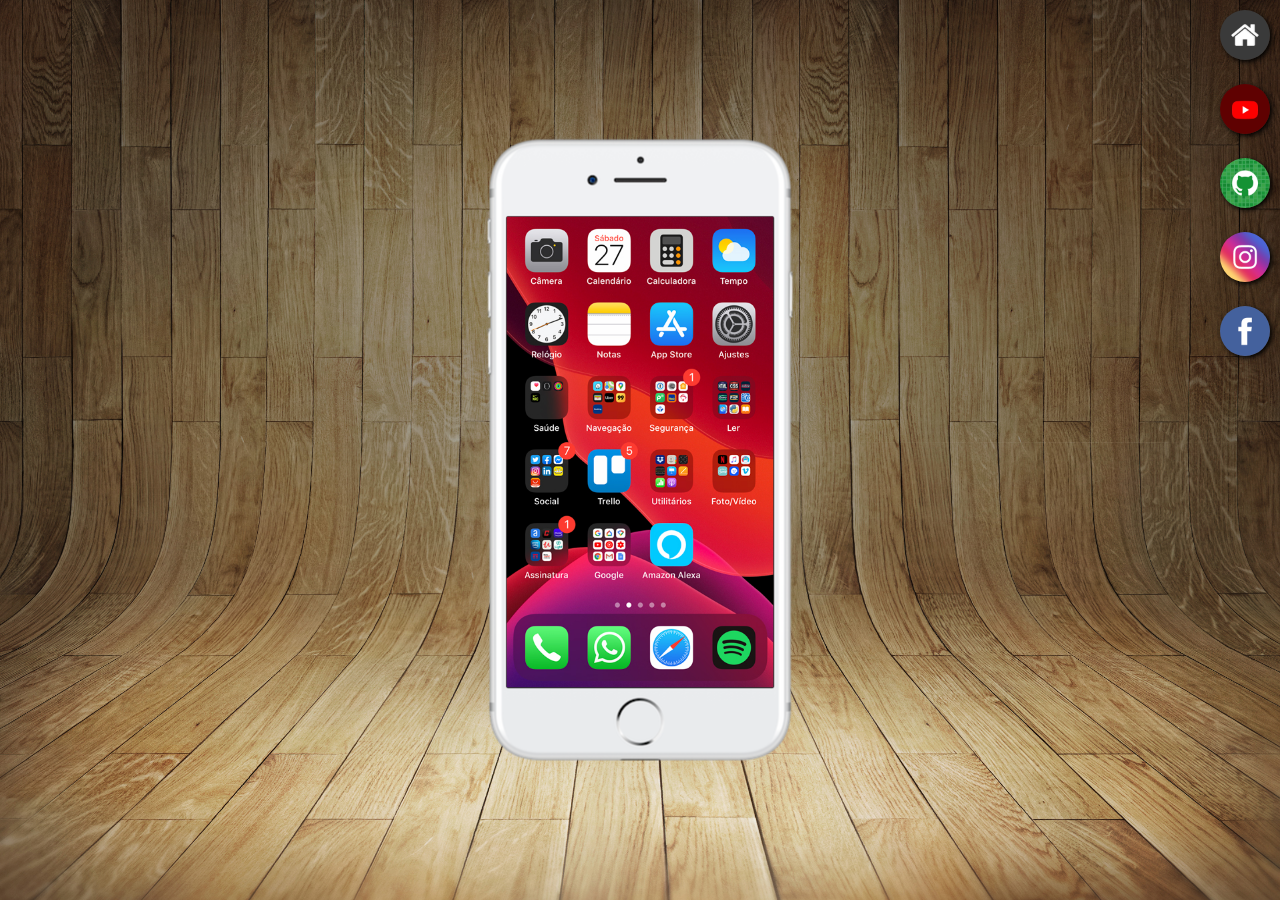
<file: index.html>
<!DOCTYPE html>
<html lang="pt-pt">
<head>
    <meta charset="UTF-8">
    <meta name="viewport" content="width=device-width, initial-scale=1.0">
    <link rel="shortcut icon" href="favicon.png" type="image/x-icon">
    <link rel="stylesheet" href="estilos/style.css">
    <title>Projeto Redes Sociais</title>
</head>
<body>
    <main>
        <section id="telemovel">
            <iframe src="home.html" name="ecra" id="ecra" frameborder="0"> O seu browser não é compativel.</iframe>
        </section>
        <section id="redes-sociais">
            <a href="home.html" target="ecra"><img src="imagens/logo-home.jpg" alt="Home"></a><br>
            <a href="youtube.html" target="ecra"><img src="imagens/logo-youtube.jpg" alt="YouTube"></a><br>
            <a href="github.html" target="ecra"><img src="imagens/logo-github.jpg" alt="GitHub"></a><br>
            <a href="instagram.html" target="ecra"><img src="imagens/logo-instagram.jpg" alt="Instagram"></a><br>
            <a href="facebook.html" target="ecra"><img src="imagens/logo-facebook.jpg" alt="Facebook"></a>
        </section>
    </main>
</body>
</html>
</file>
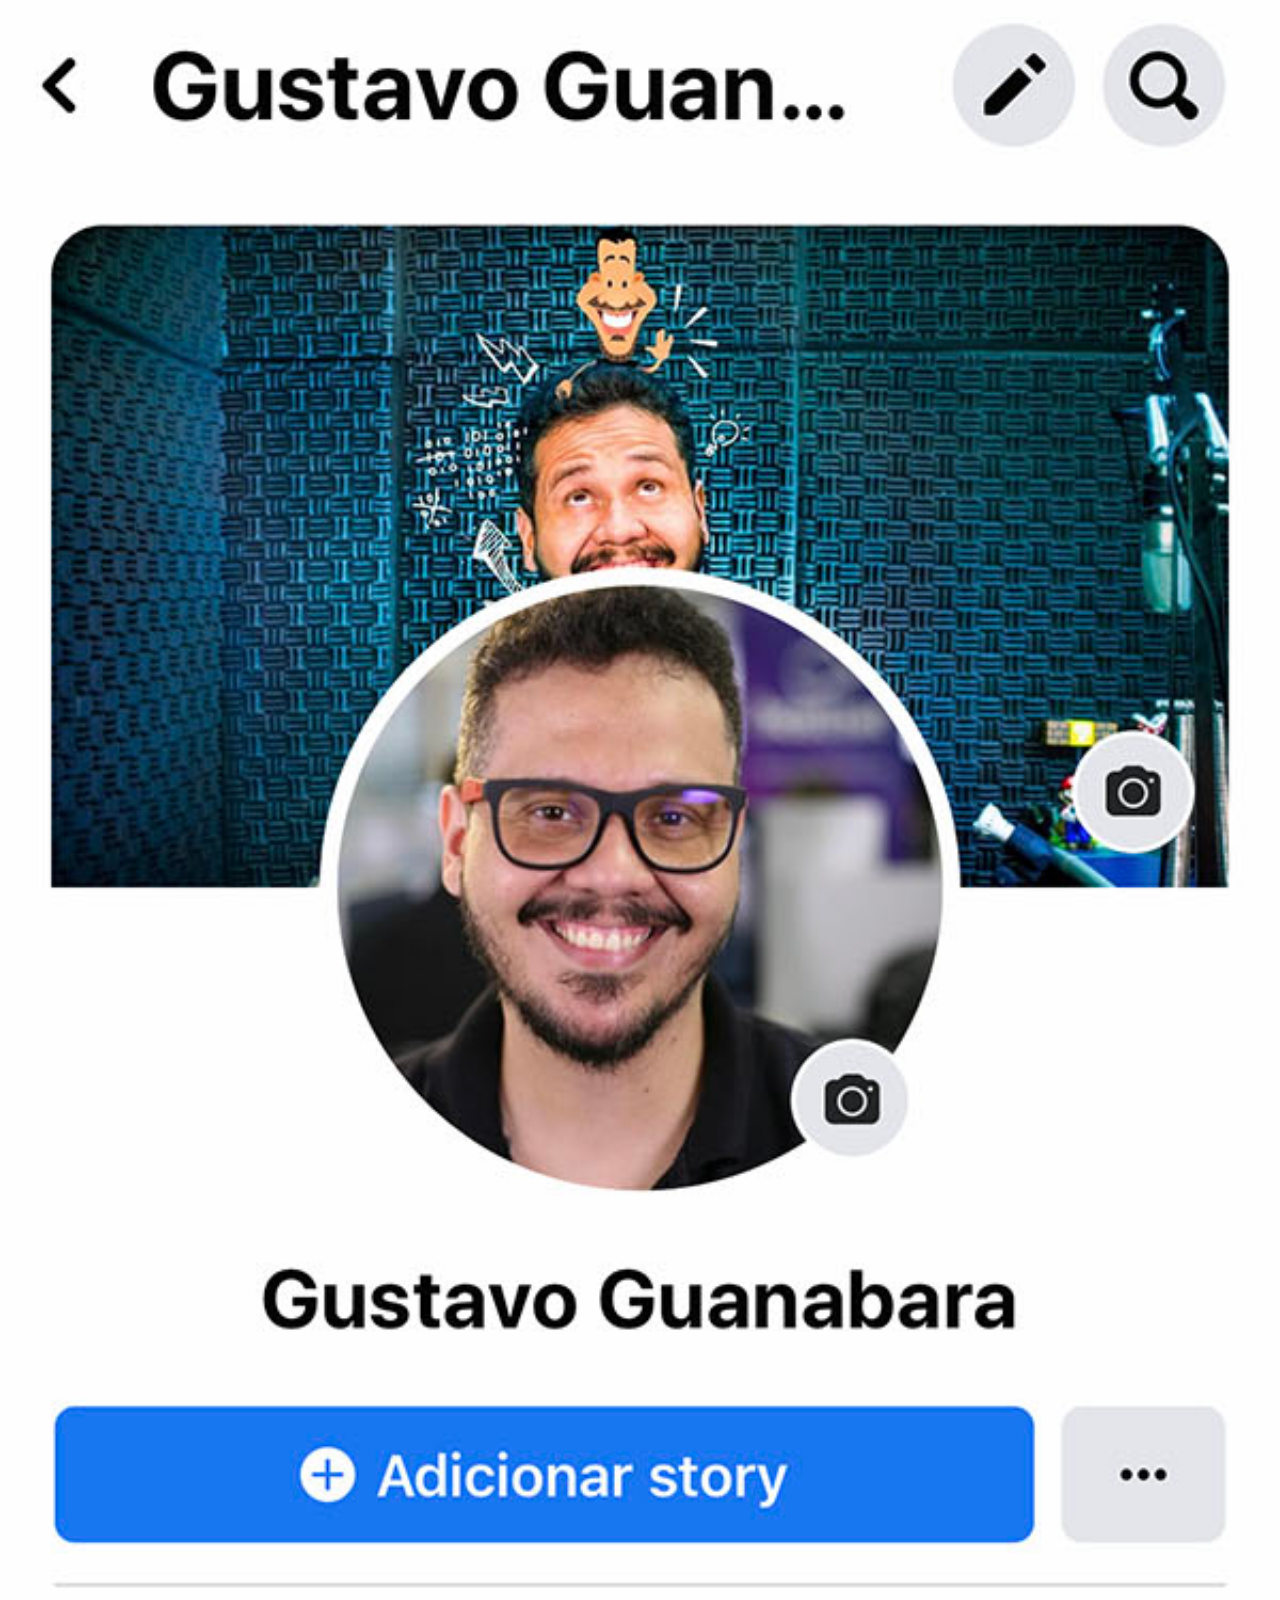
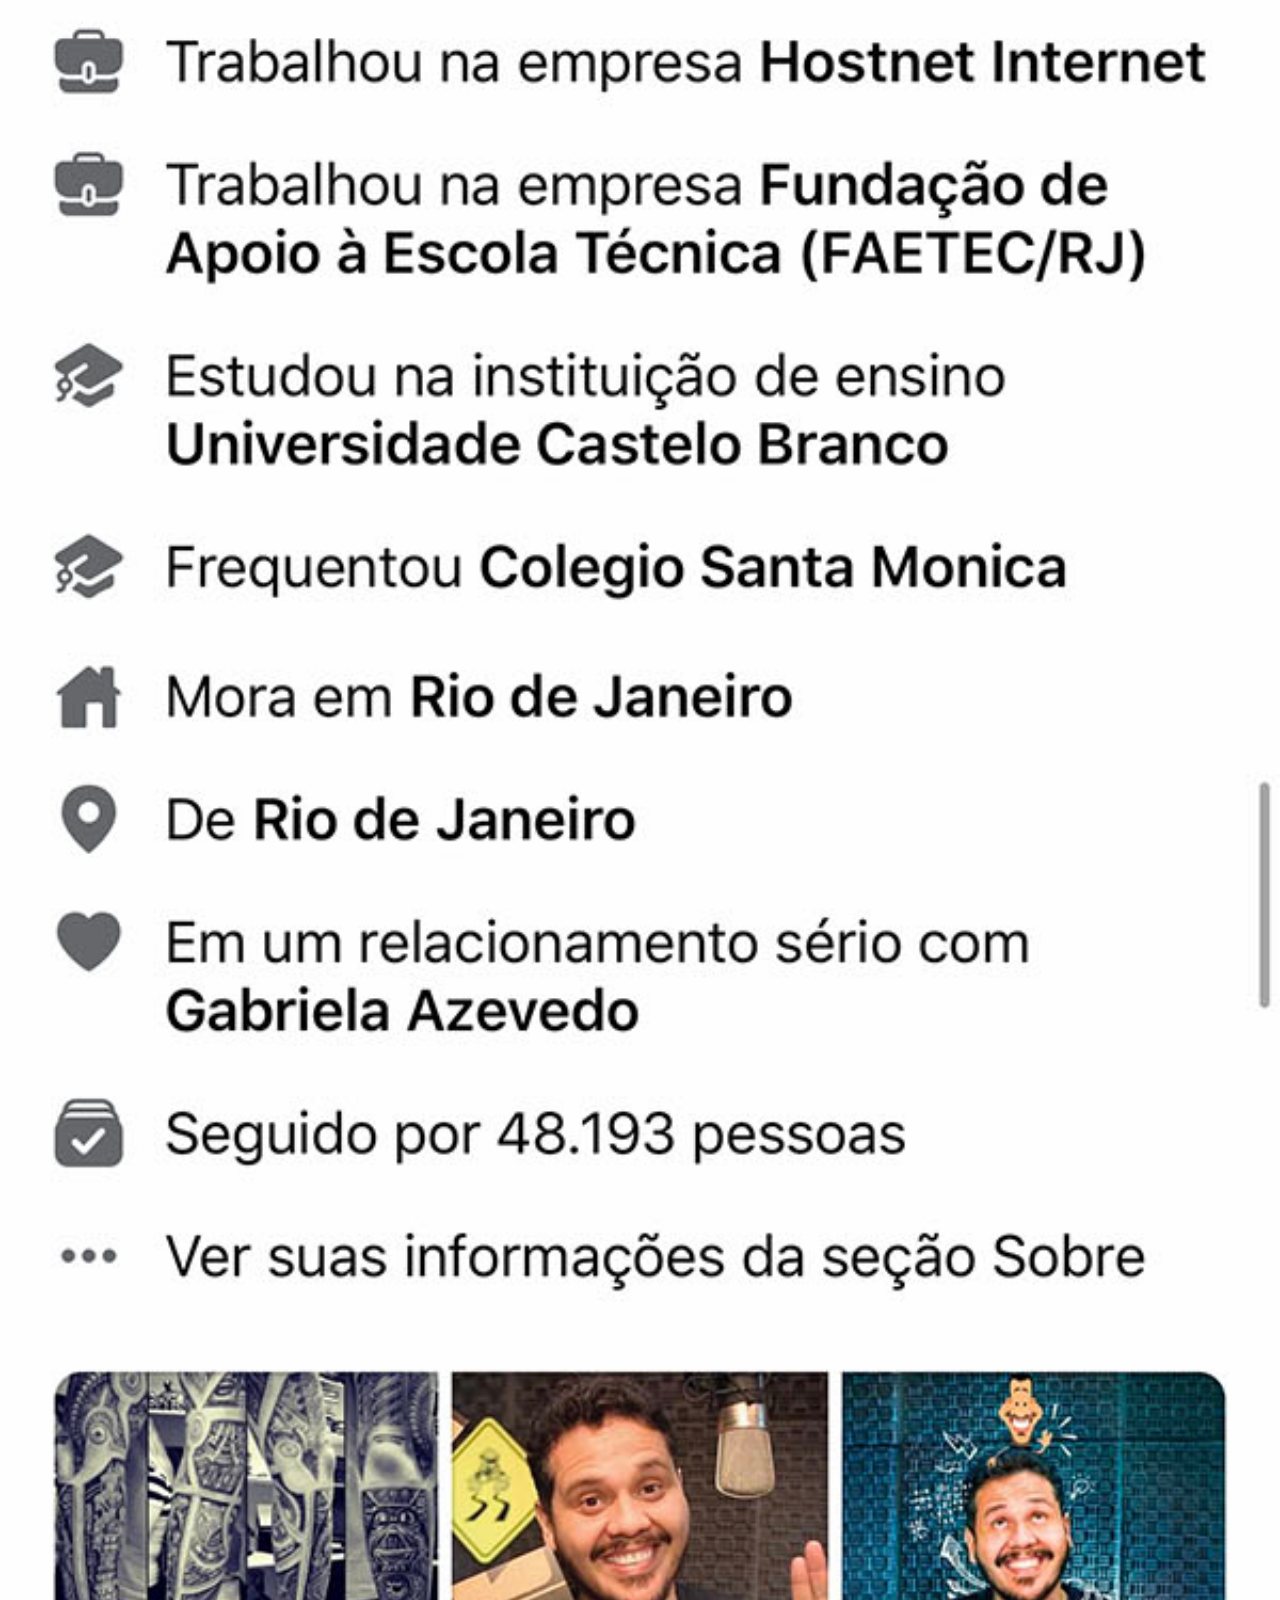
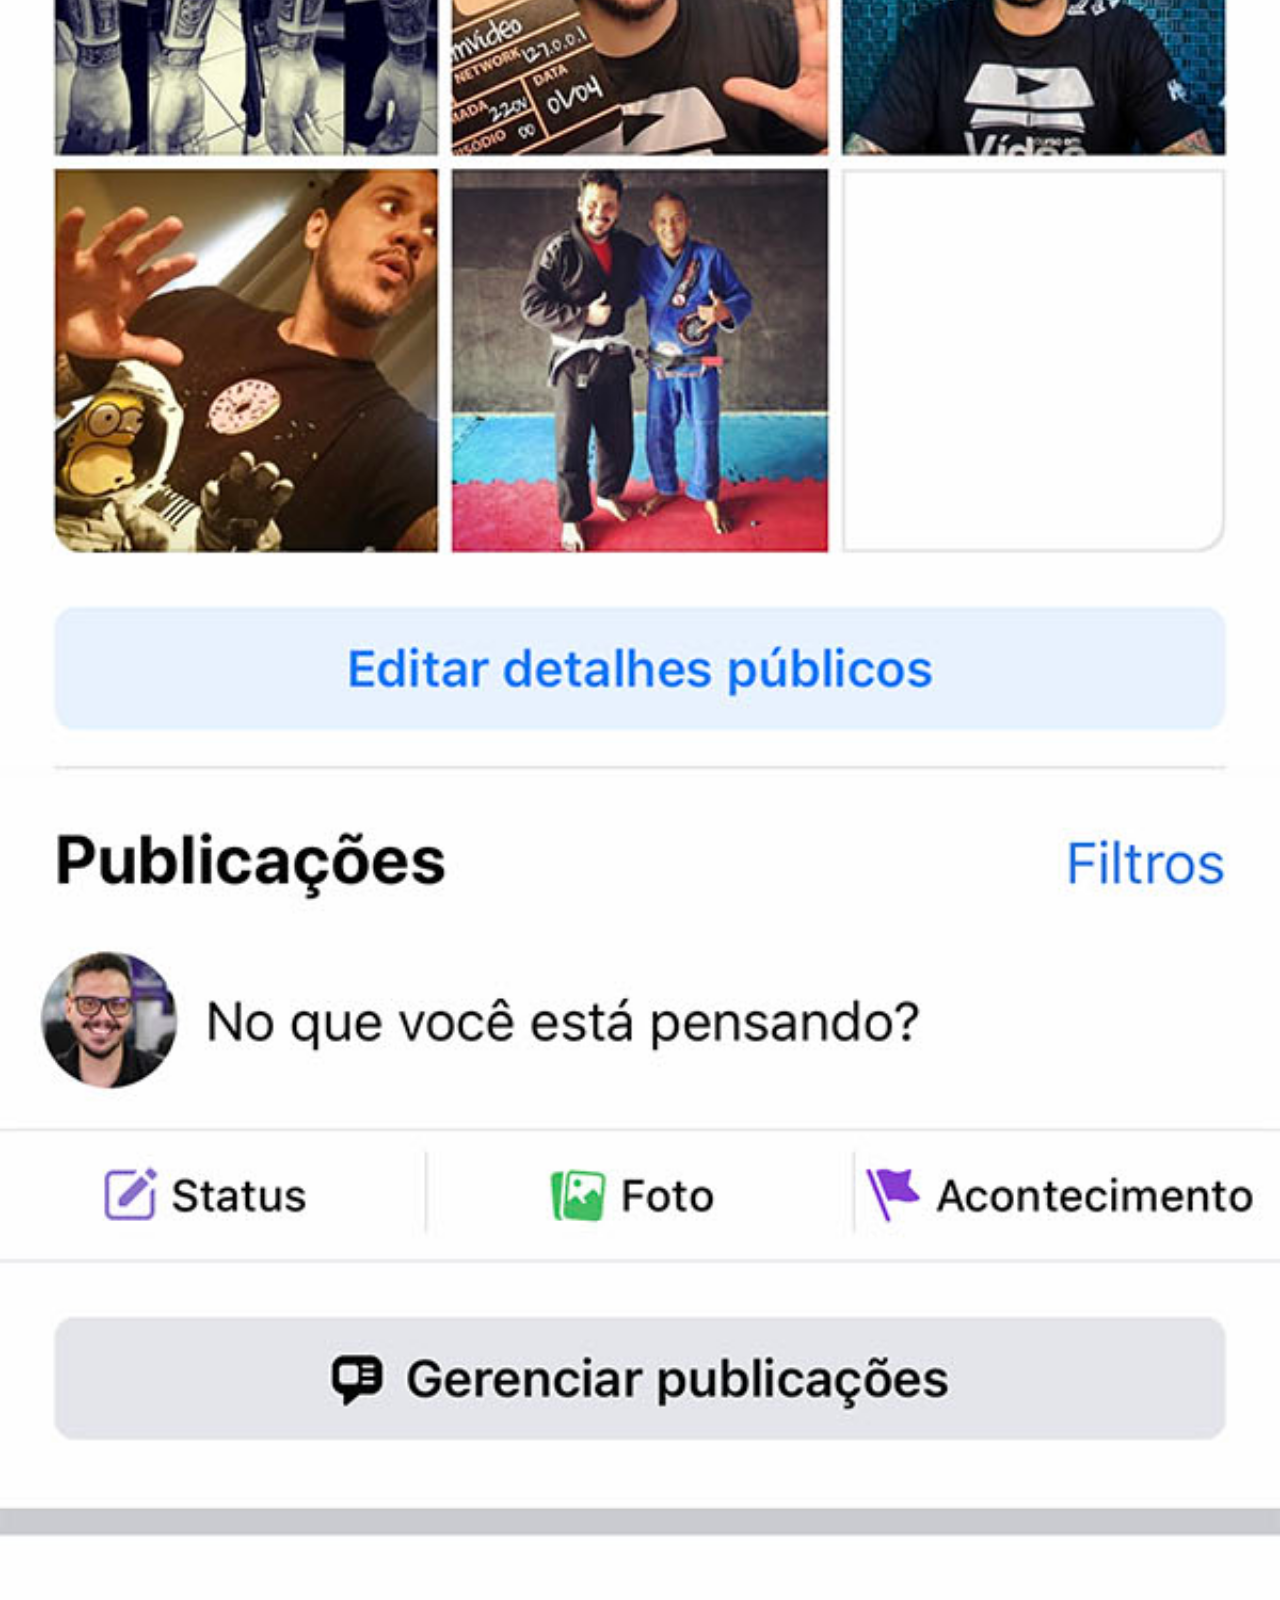
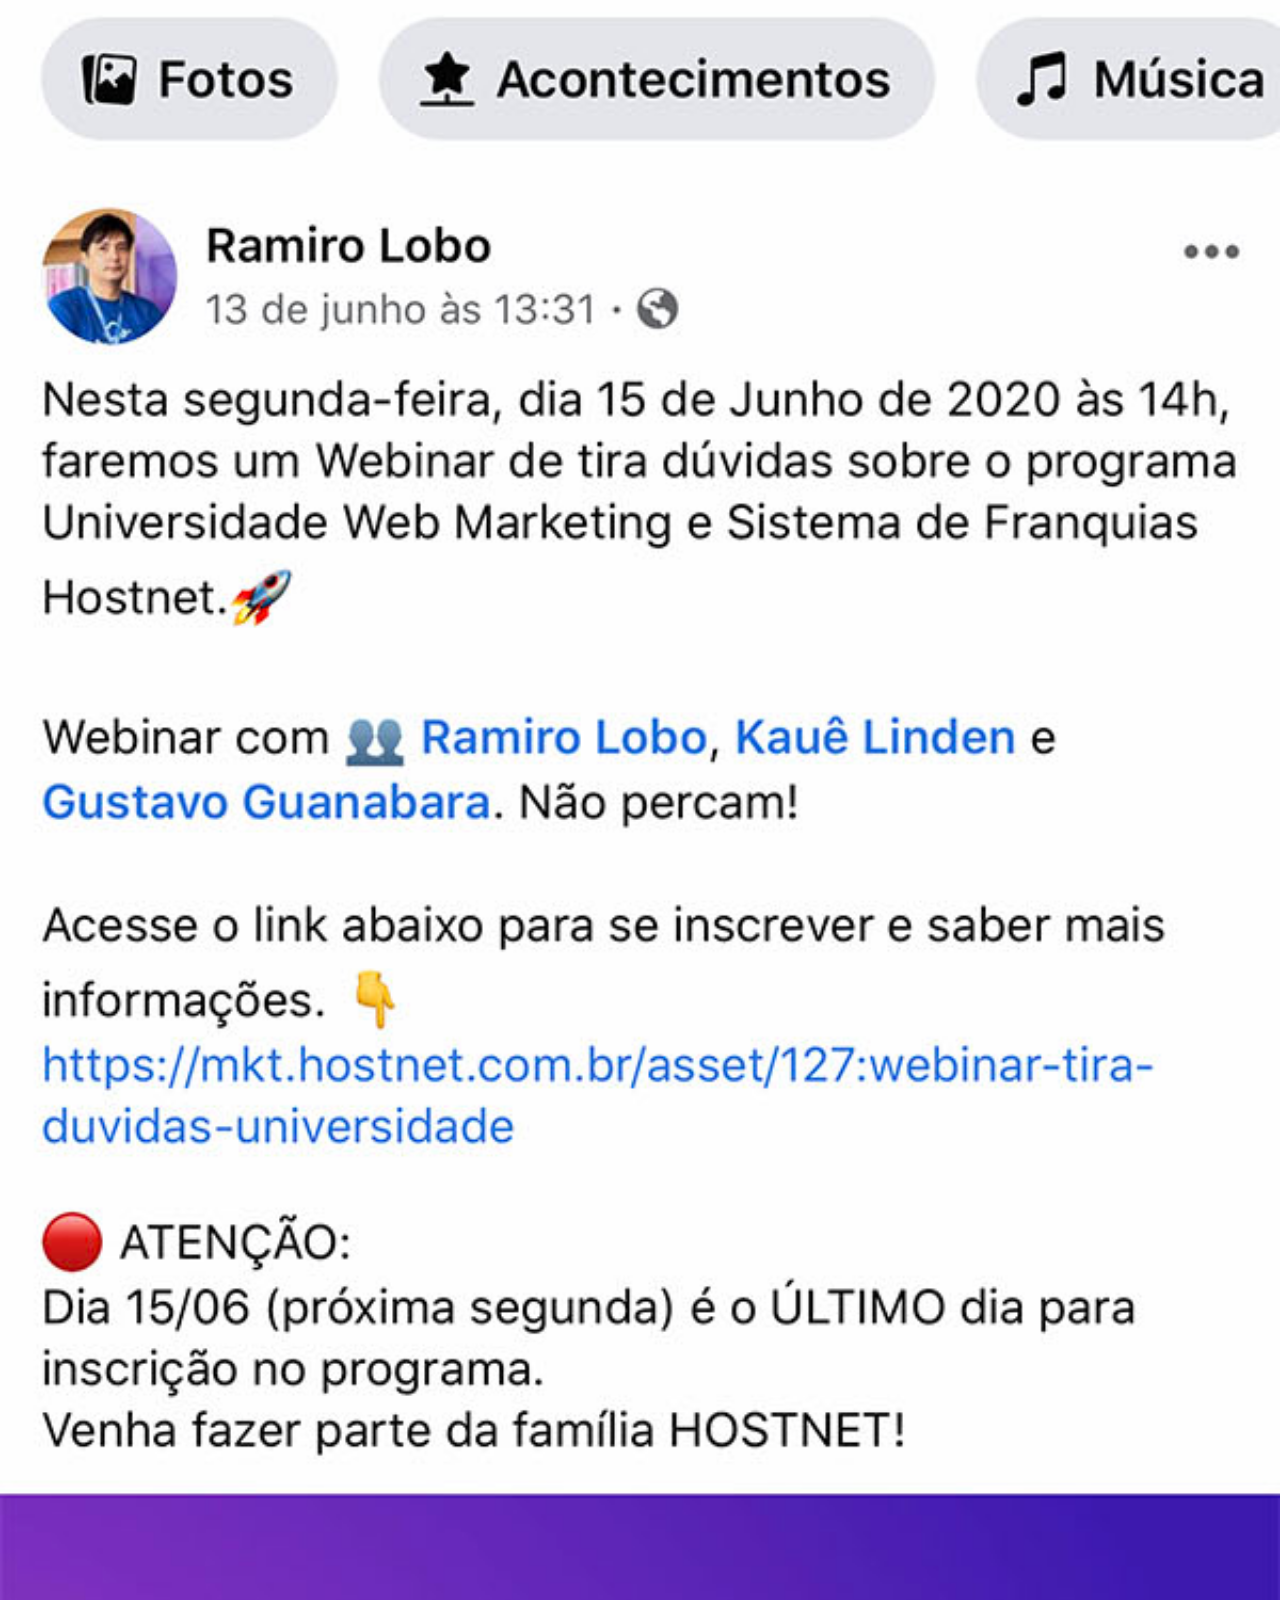
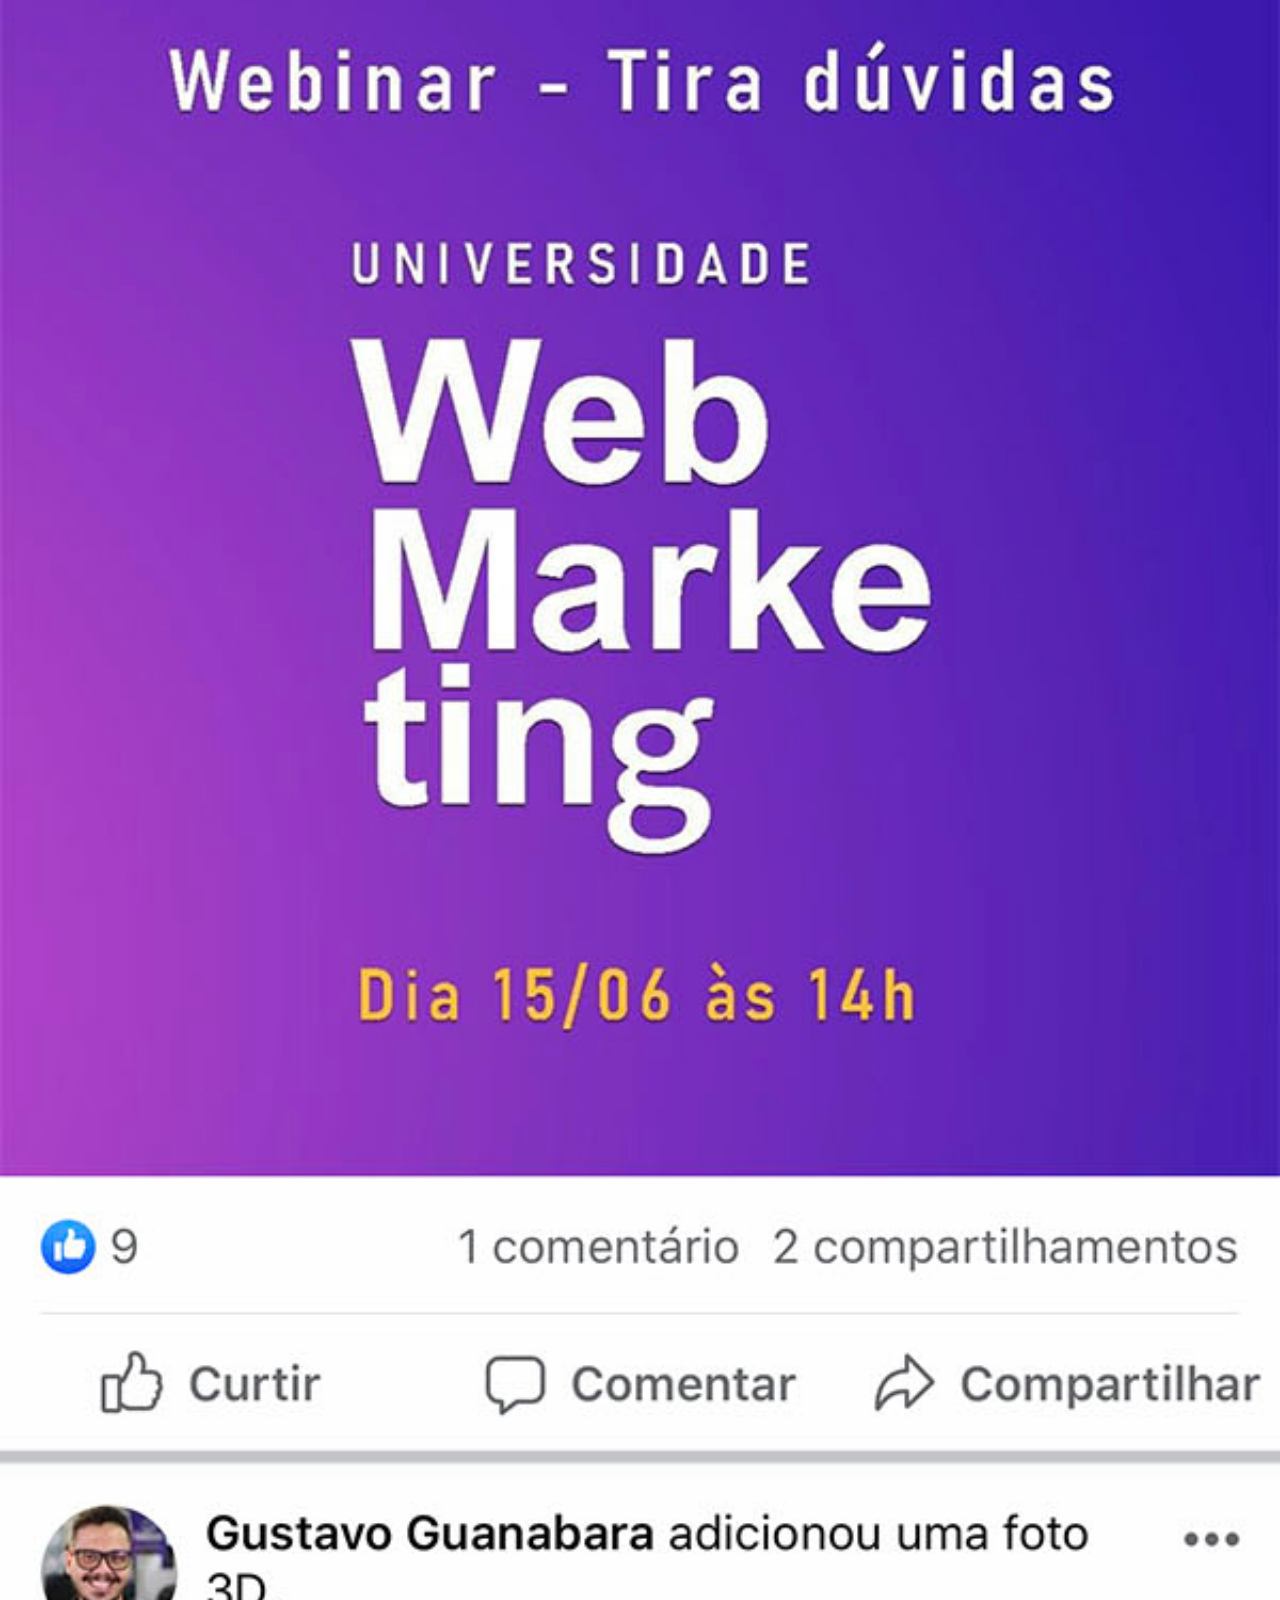
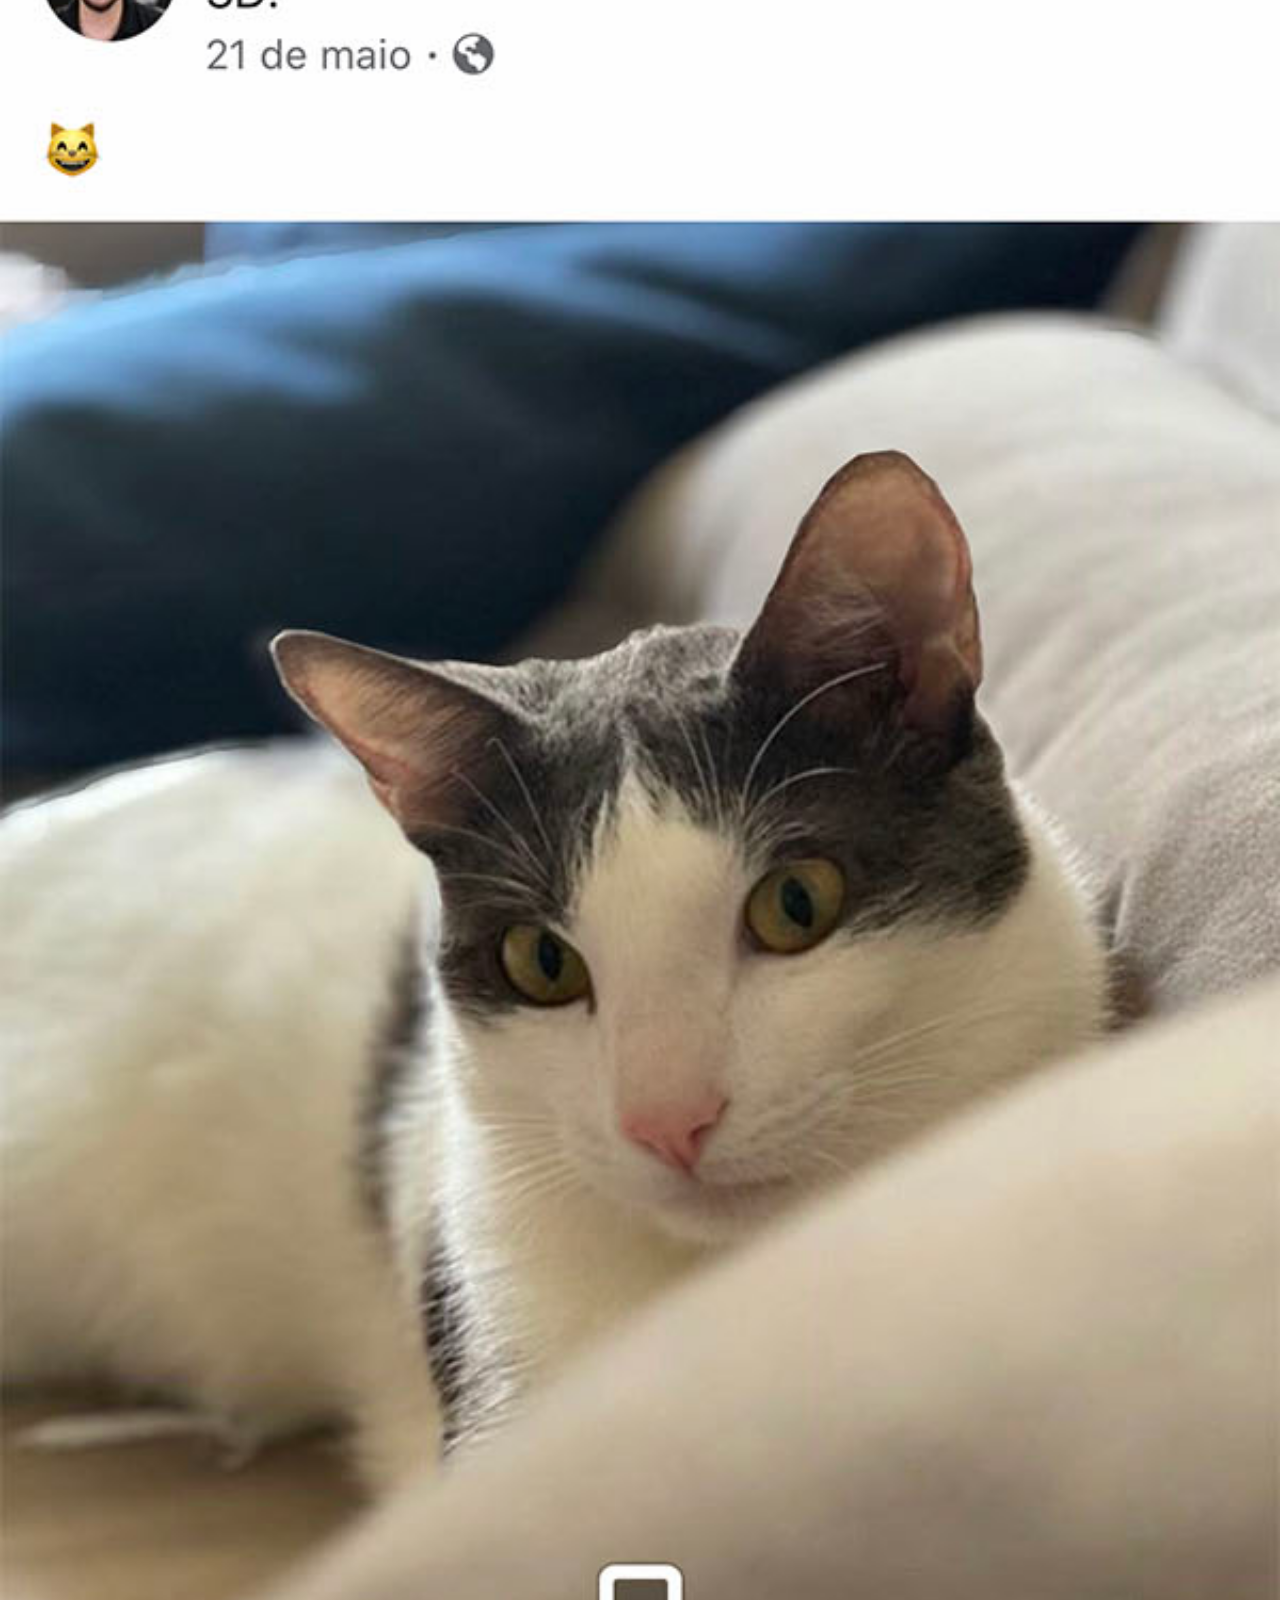
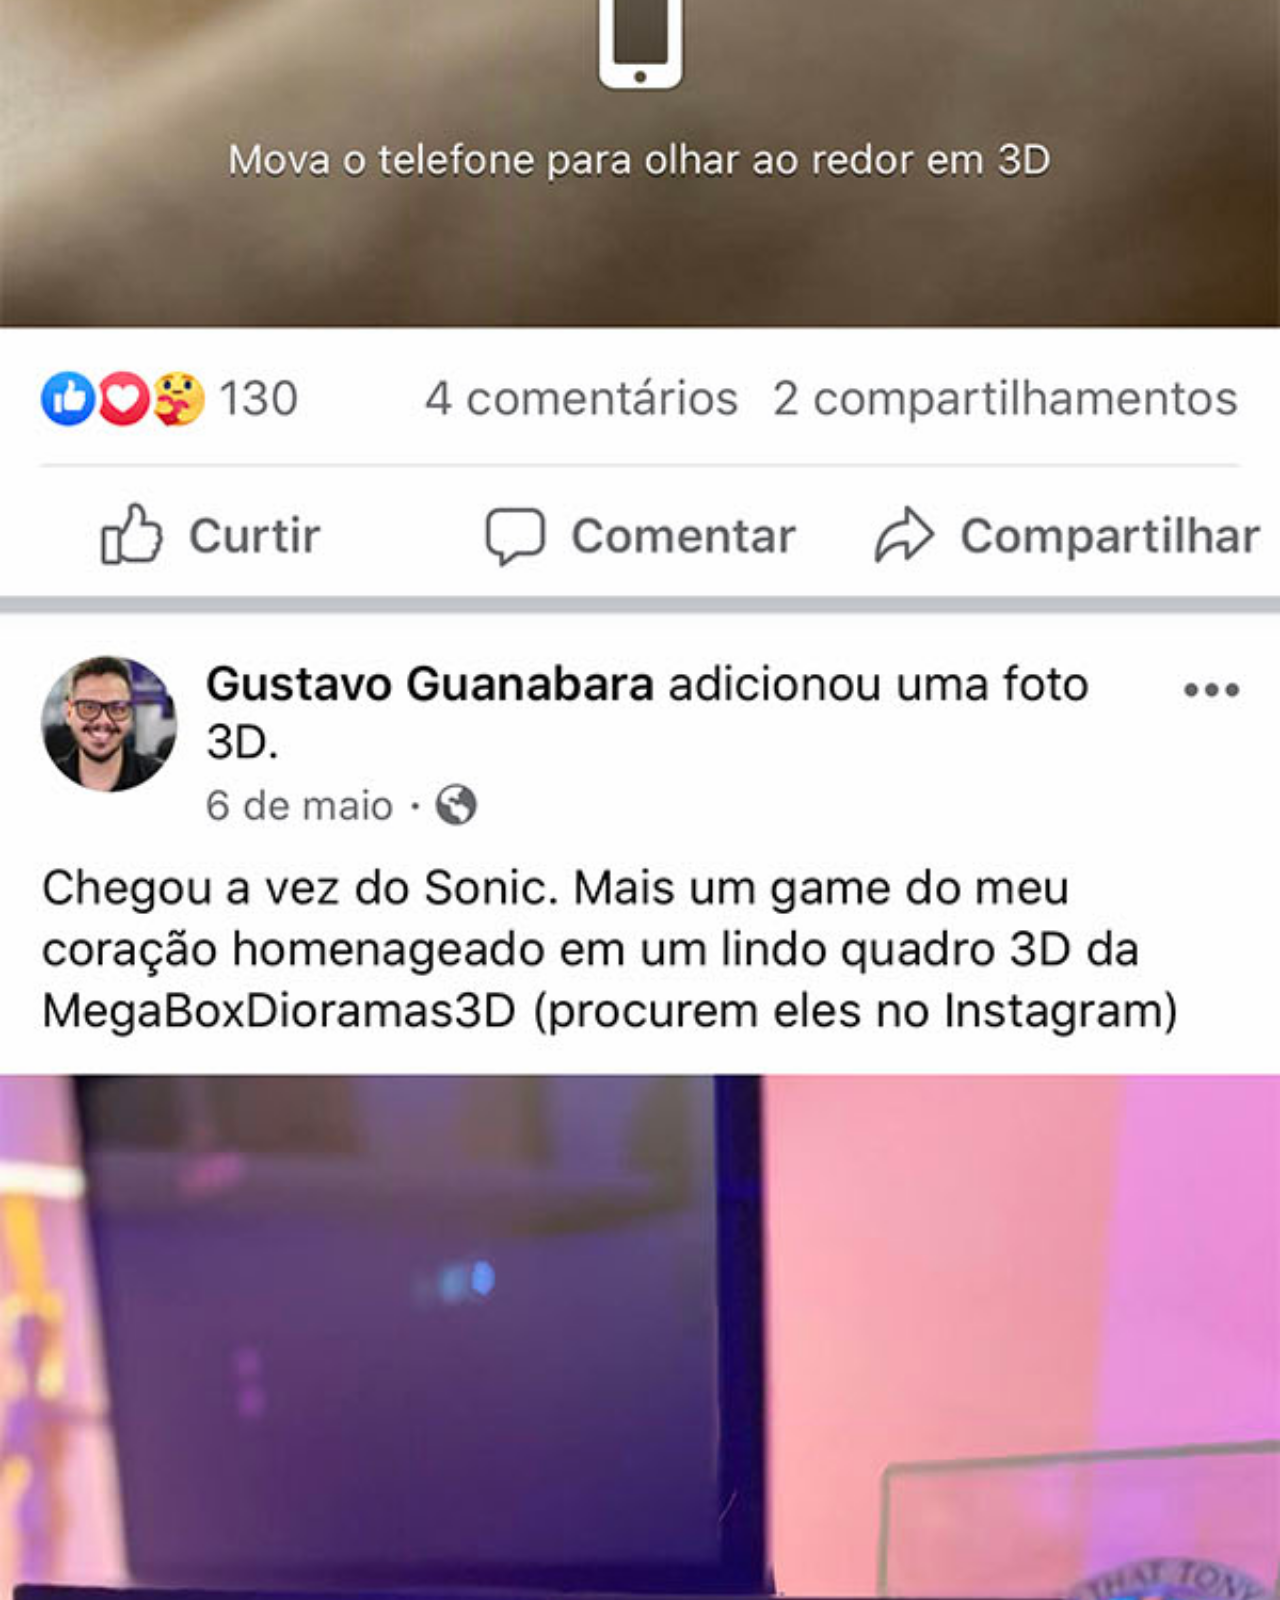
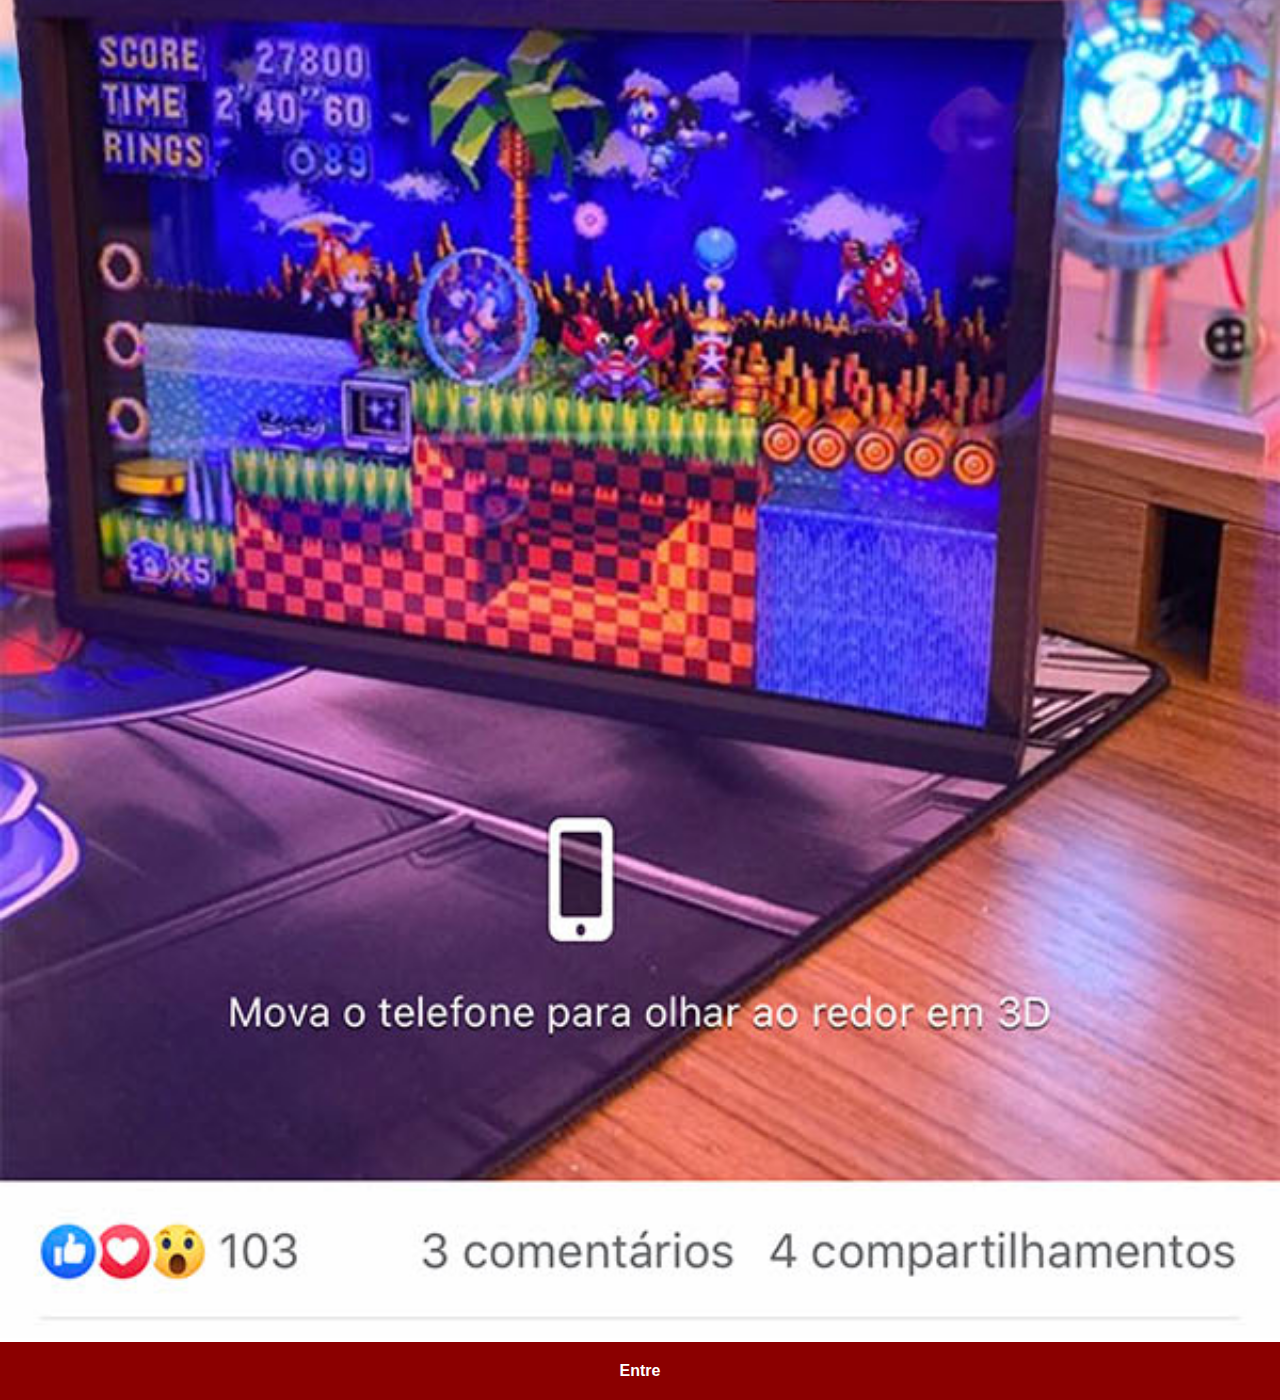
<file: facebook.html>
<!DOCTYPE html>
<html lang="pt-pt">
<head>
    <meta charset="UTF-8">
    <meta name="viewport" content="width=device-width, initial-scale=1.0">
    <title>Facebook</title>
    <link rel="stylesheet" href="/estilos/social.css">
   
</head>
<body>
    <img src="imagens/tela-facebook.jpg" alt="Facebook">
    <a href="https://www.facebook.com/" target="_blank">Entre</a>
</body>
</html>
</file>
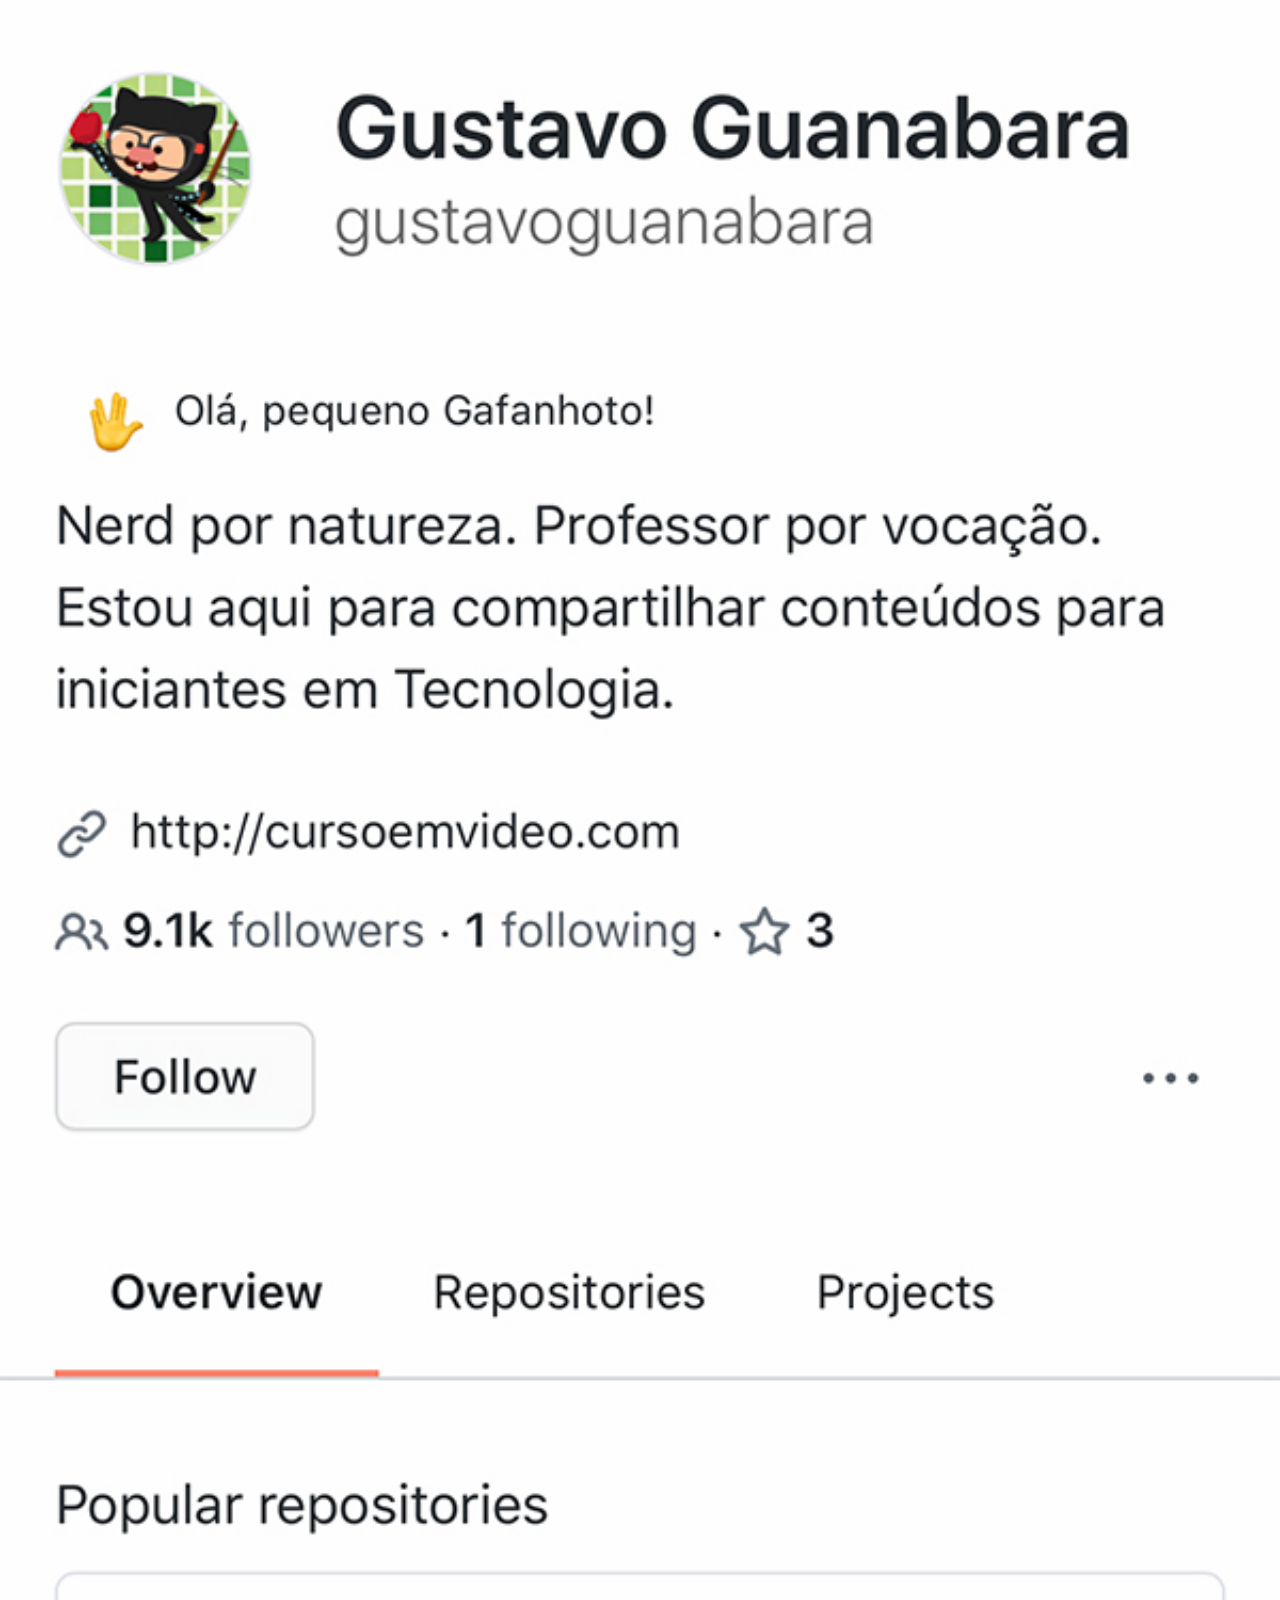
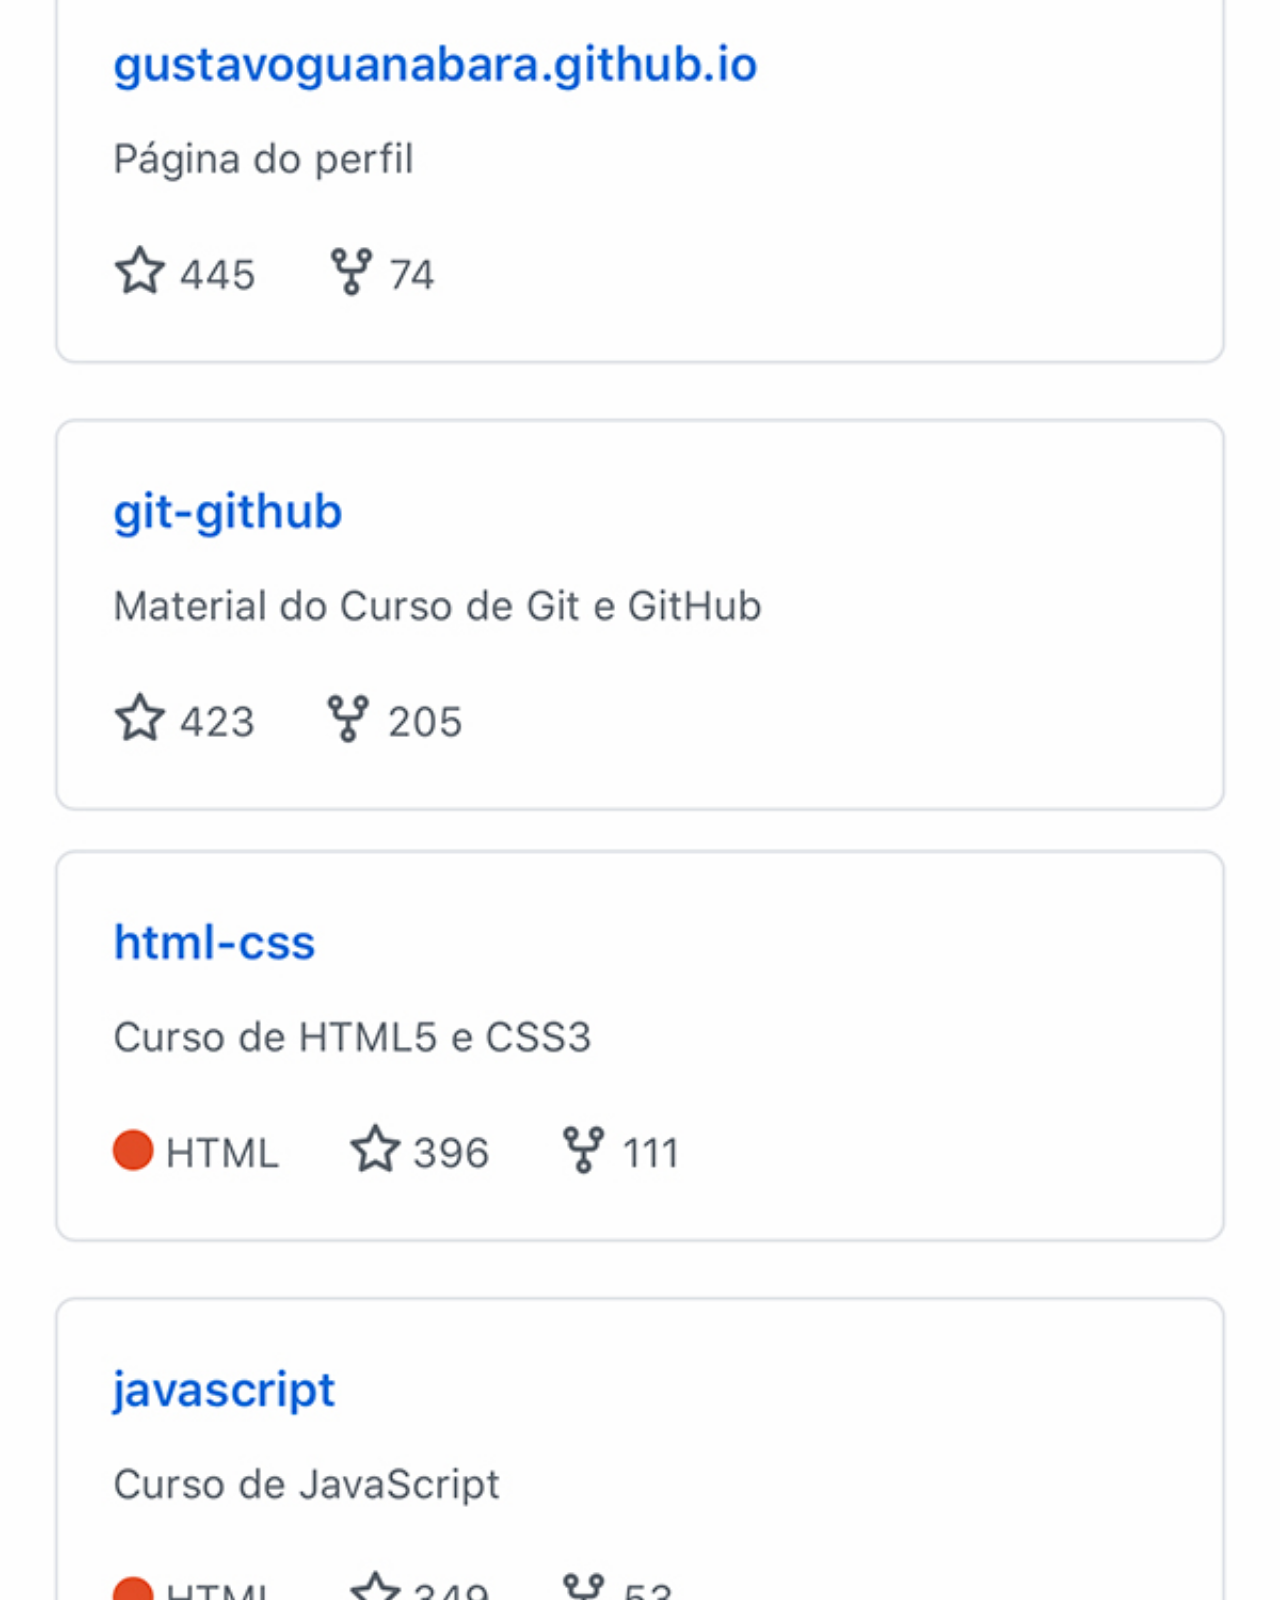
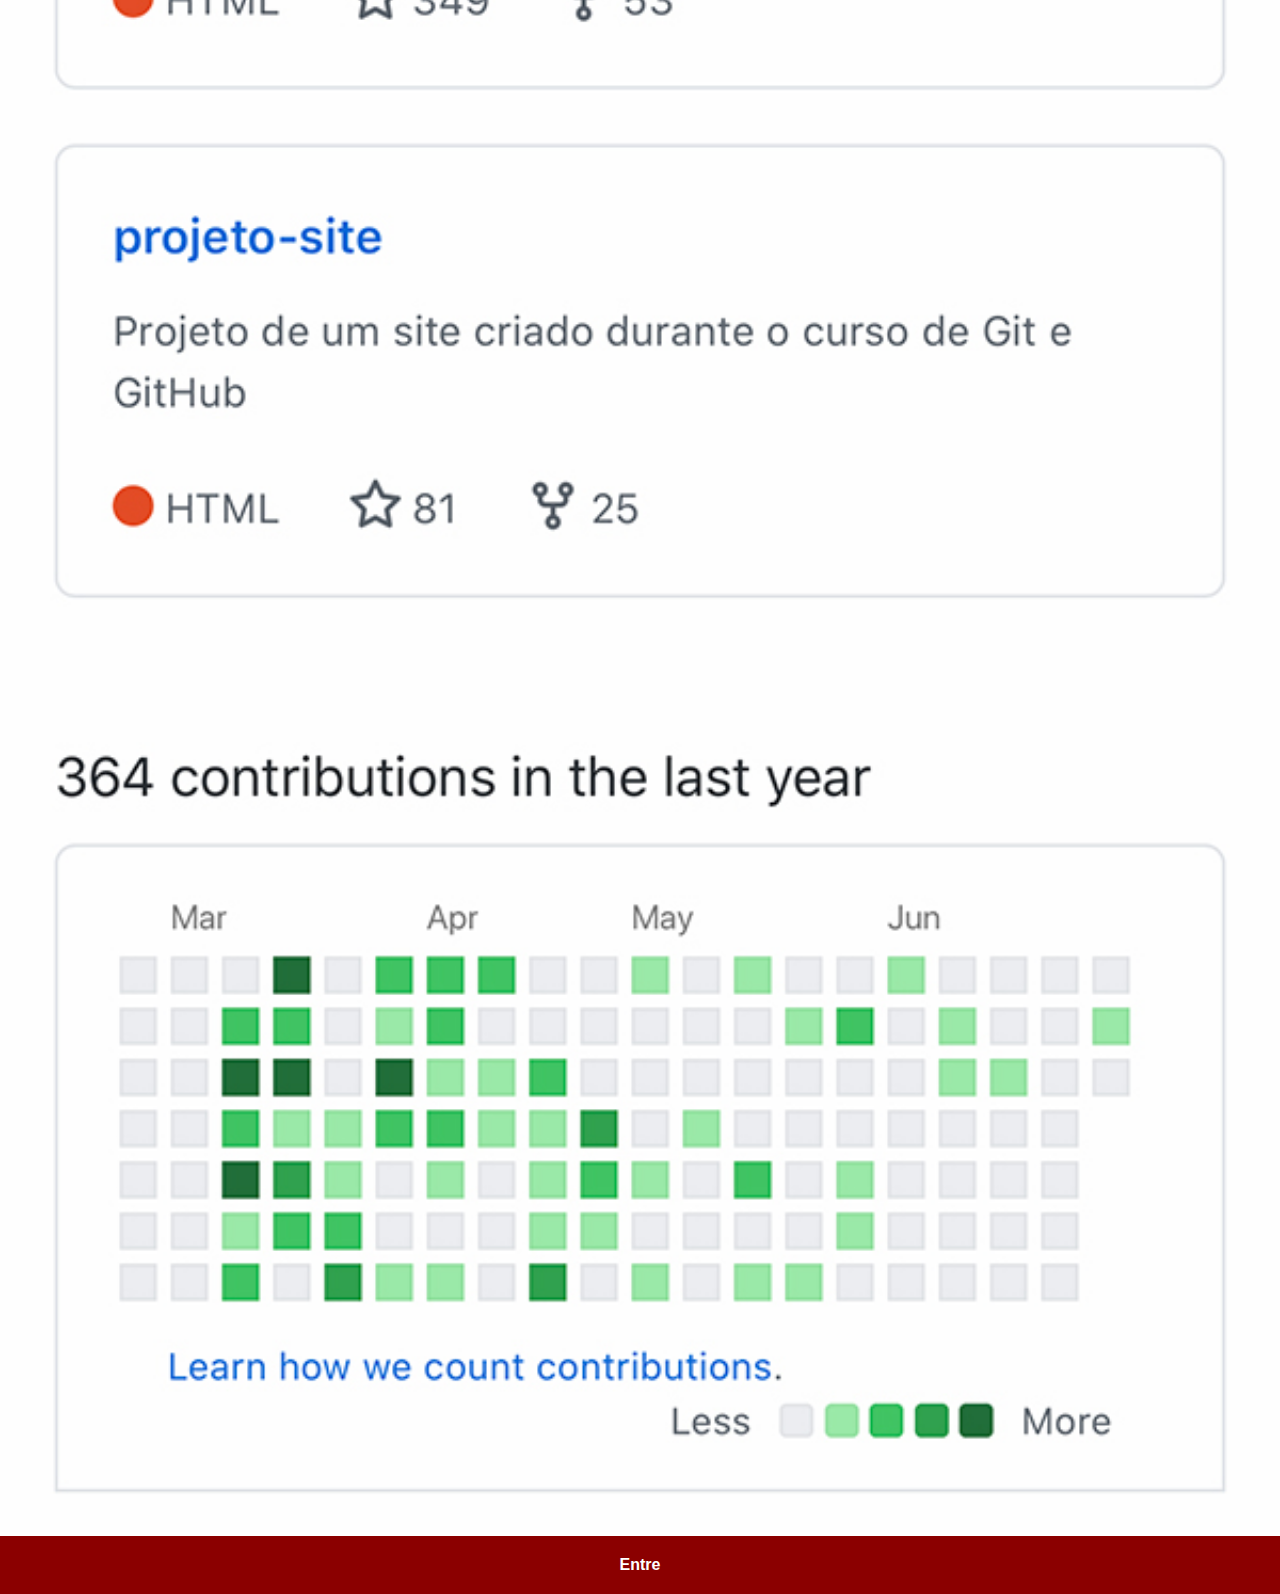
<file: github.html>
<!DOCTYPE html>
<html lang="pt-pt">
<head>
    <meta charset="UTF-8">
    <meta name="viewport" content="width=device-width, initial-scale=1.0">
    <title>GitHub</title>
    <link rel="stylesheet" href="/estilos/social.css">
   
</head>
<body>
    <img src="imagens/tela-github.jpg" alt="GitHub">
    <a href="https://github.com/N-M-Ramos/Projeto-Redes-Sociais" target="_blank">Entre</a>
</body>
</html>
</file>
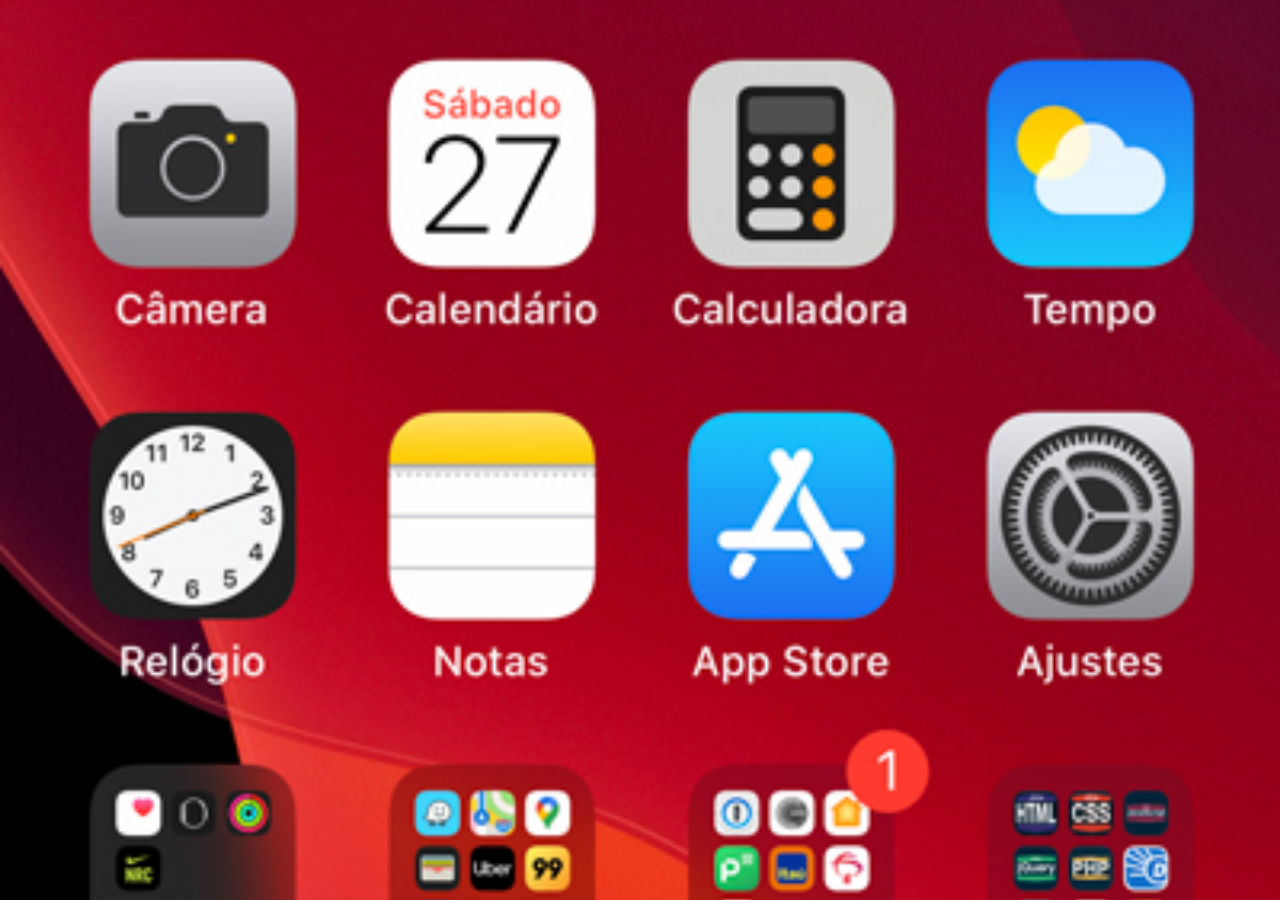
<file: home.html>
<!DOCTYPE html>
<html lang="pt-pt">
<head>
    <meta charset="UTF-8">
    <meta name="viewport" content="width=device-width, initial-scale=1.0">
    <title>Document</title>
</head>
<style>
    * {
        margin: 0px;
        padding: 0px;
    }

    body {
        width: 100vw;
        height: 100vh;
        background: black url(imagens/tela-home.jpg) no-repeat top center;
        background-size: cover;
    }
</style>
<body>
    
</body>
</html>
</file>
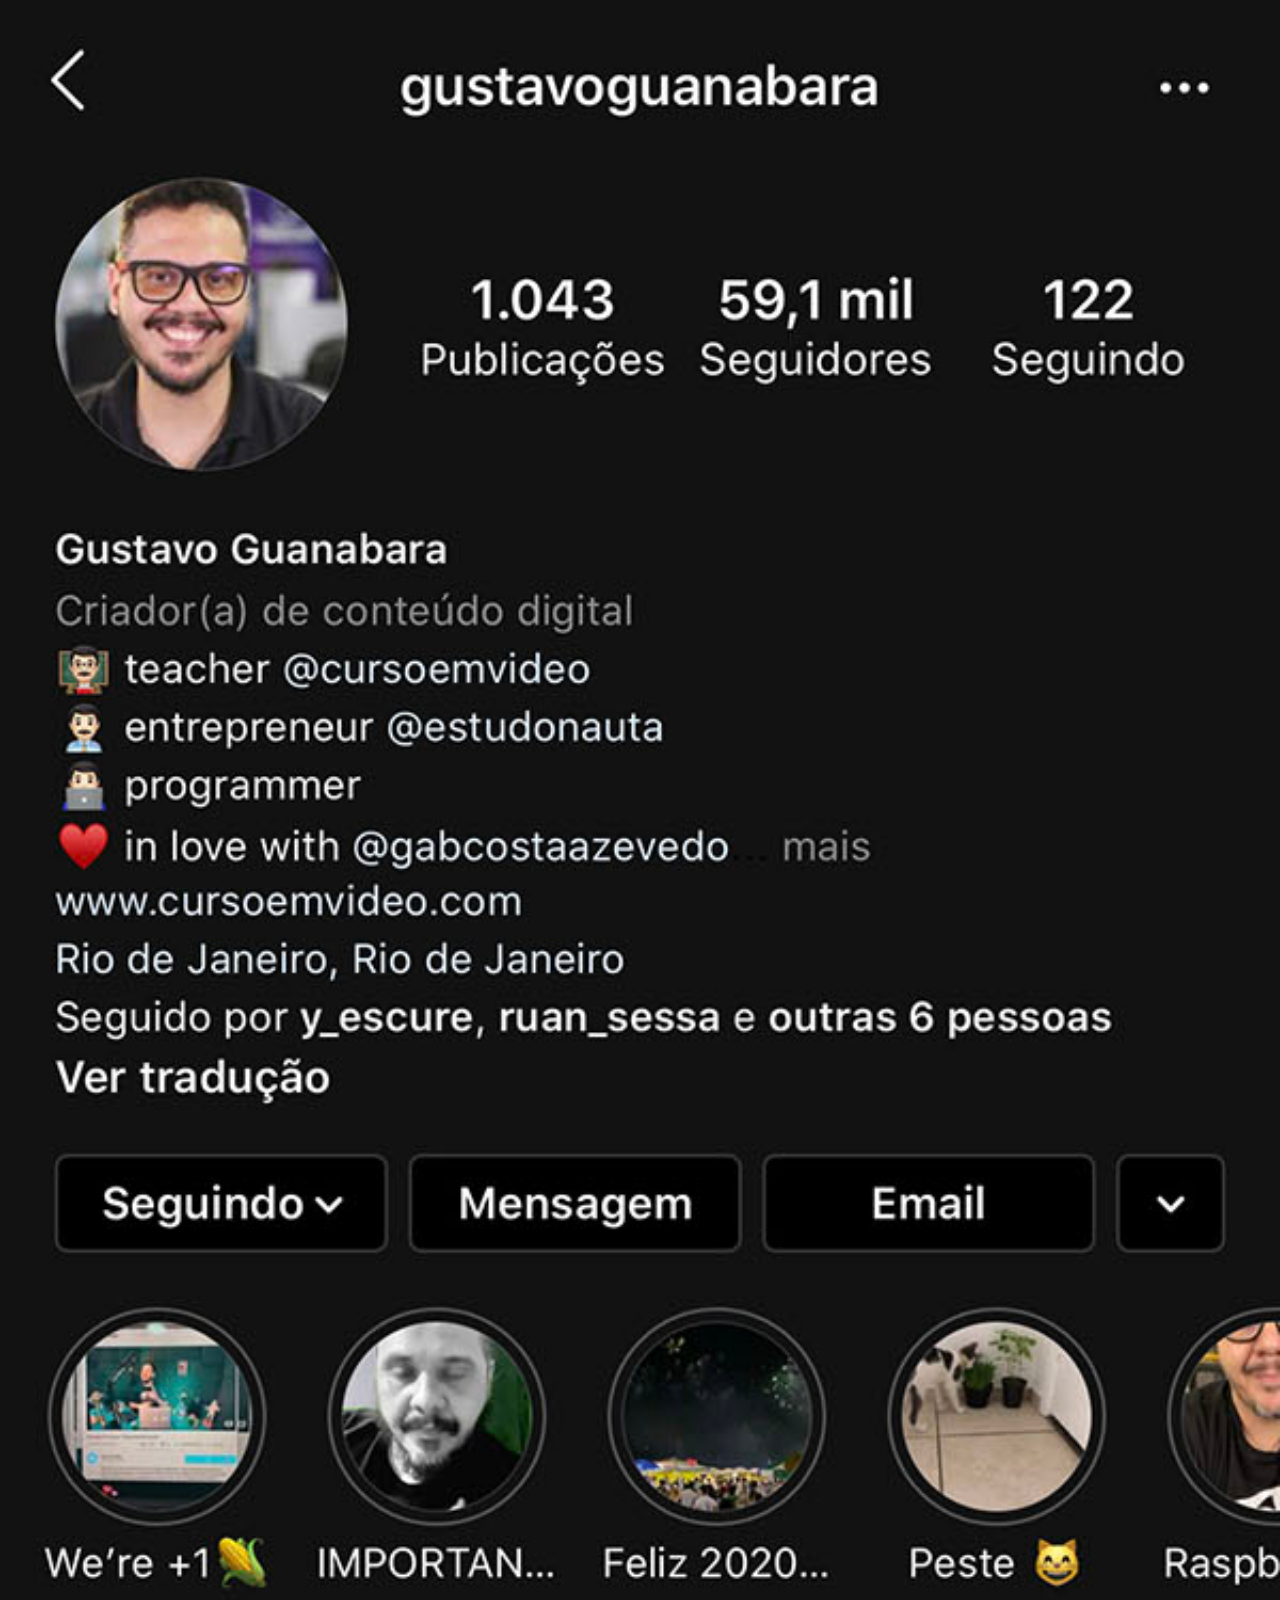
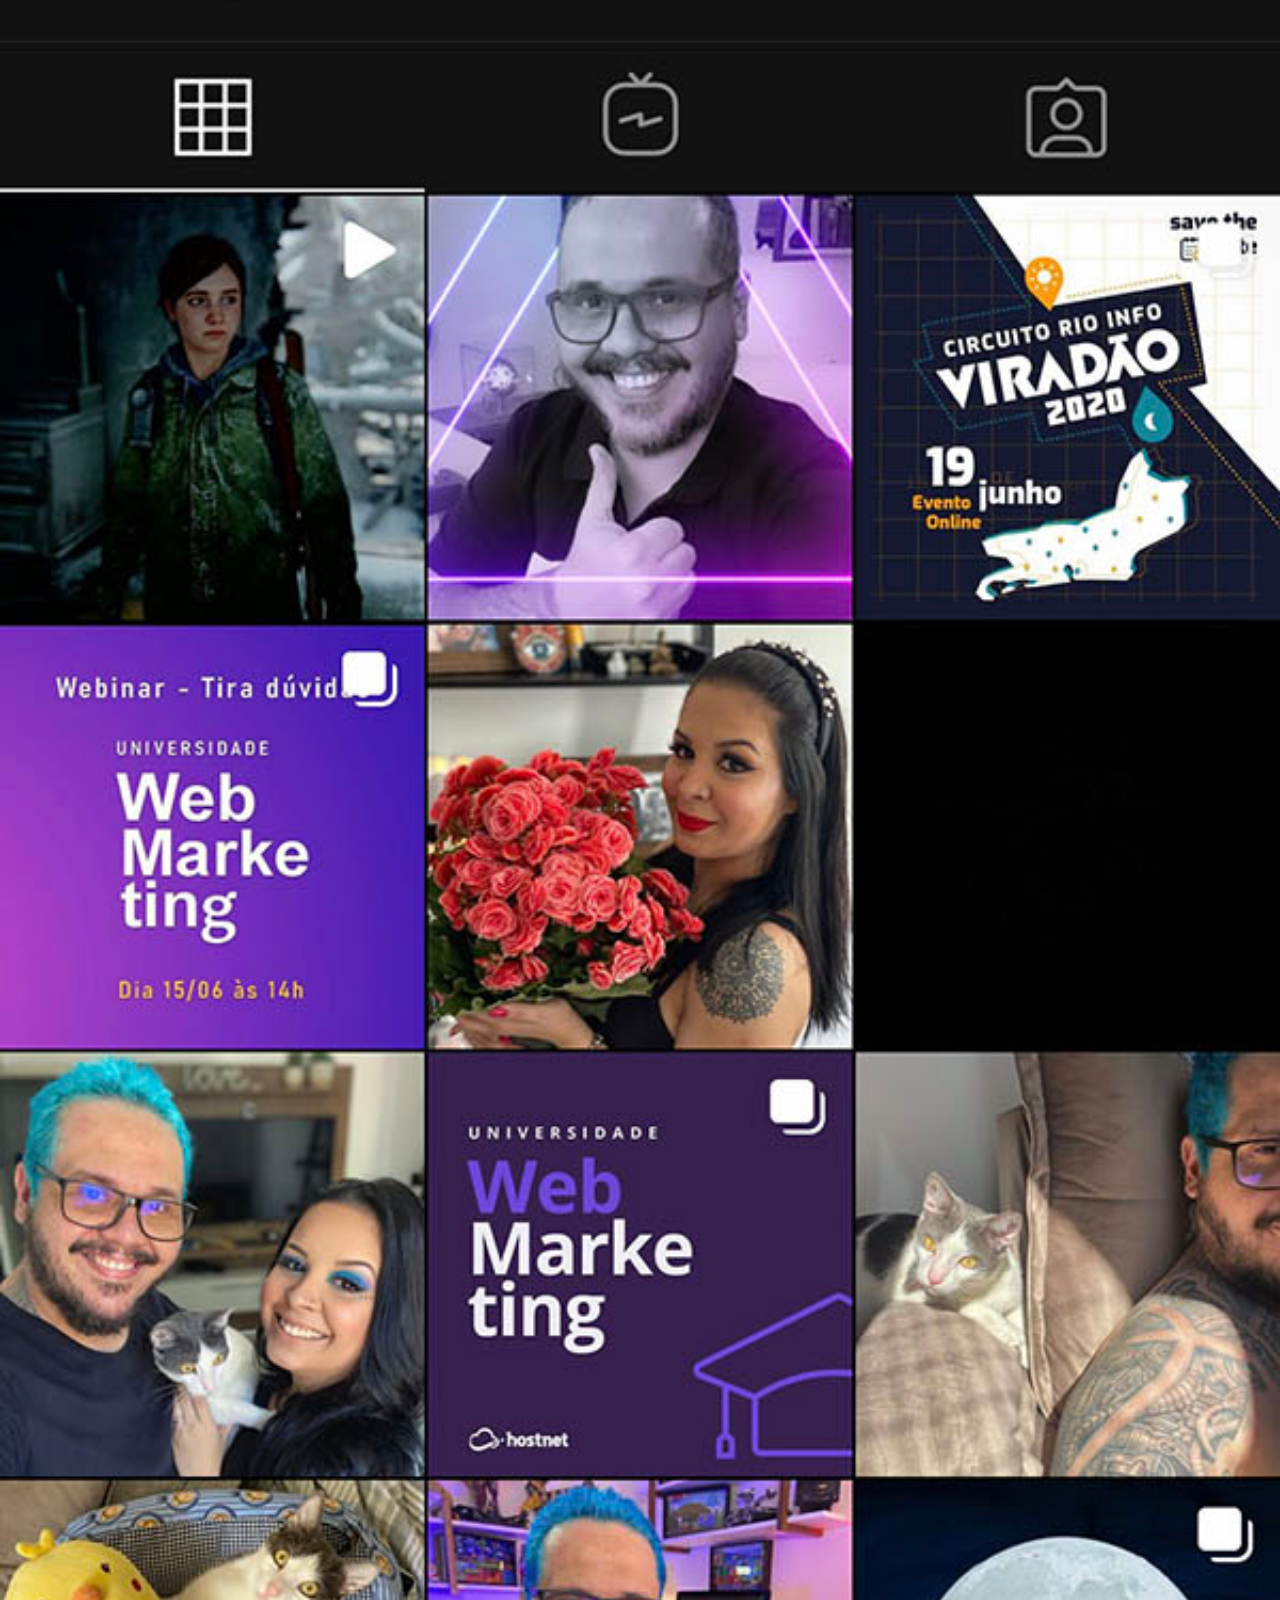
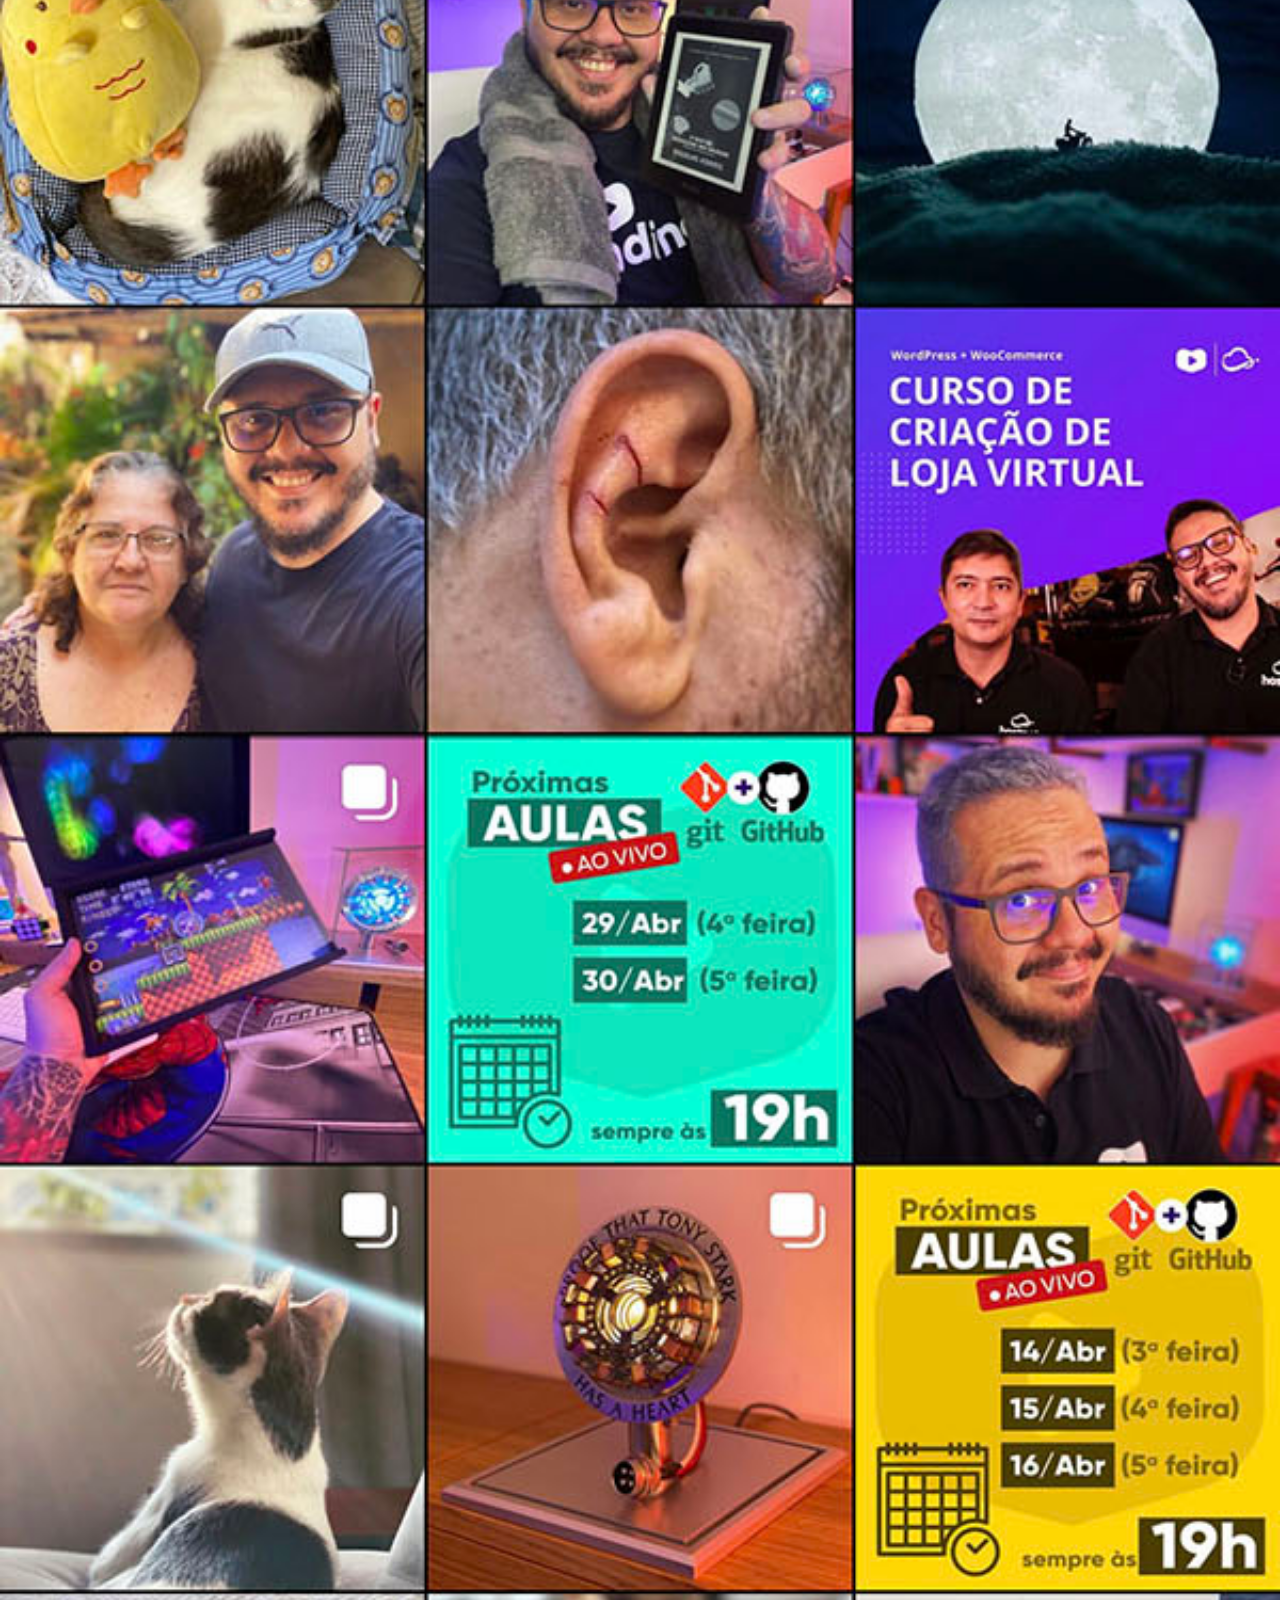
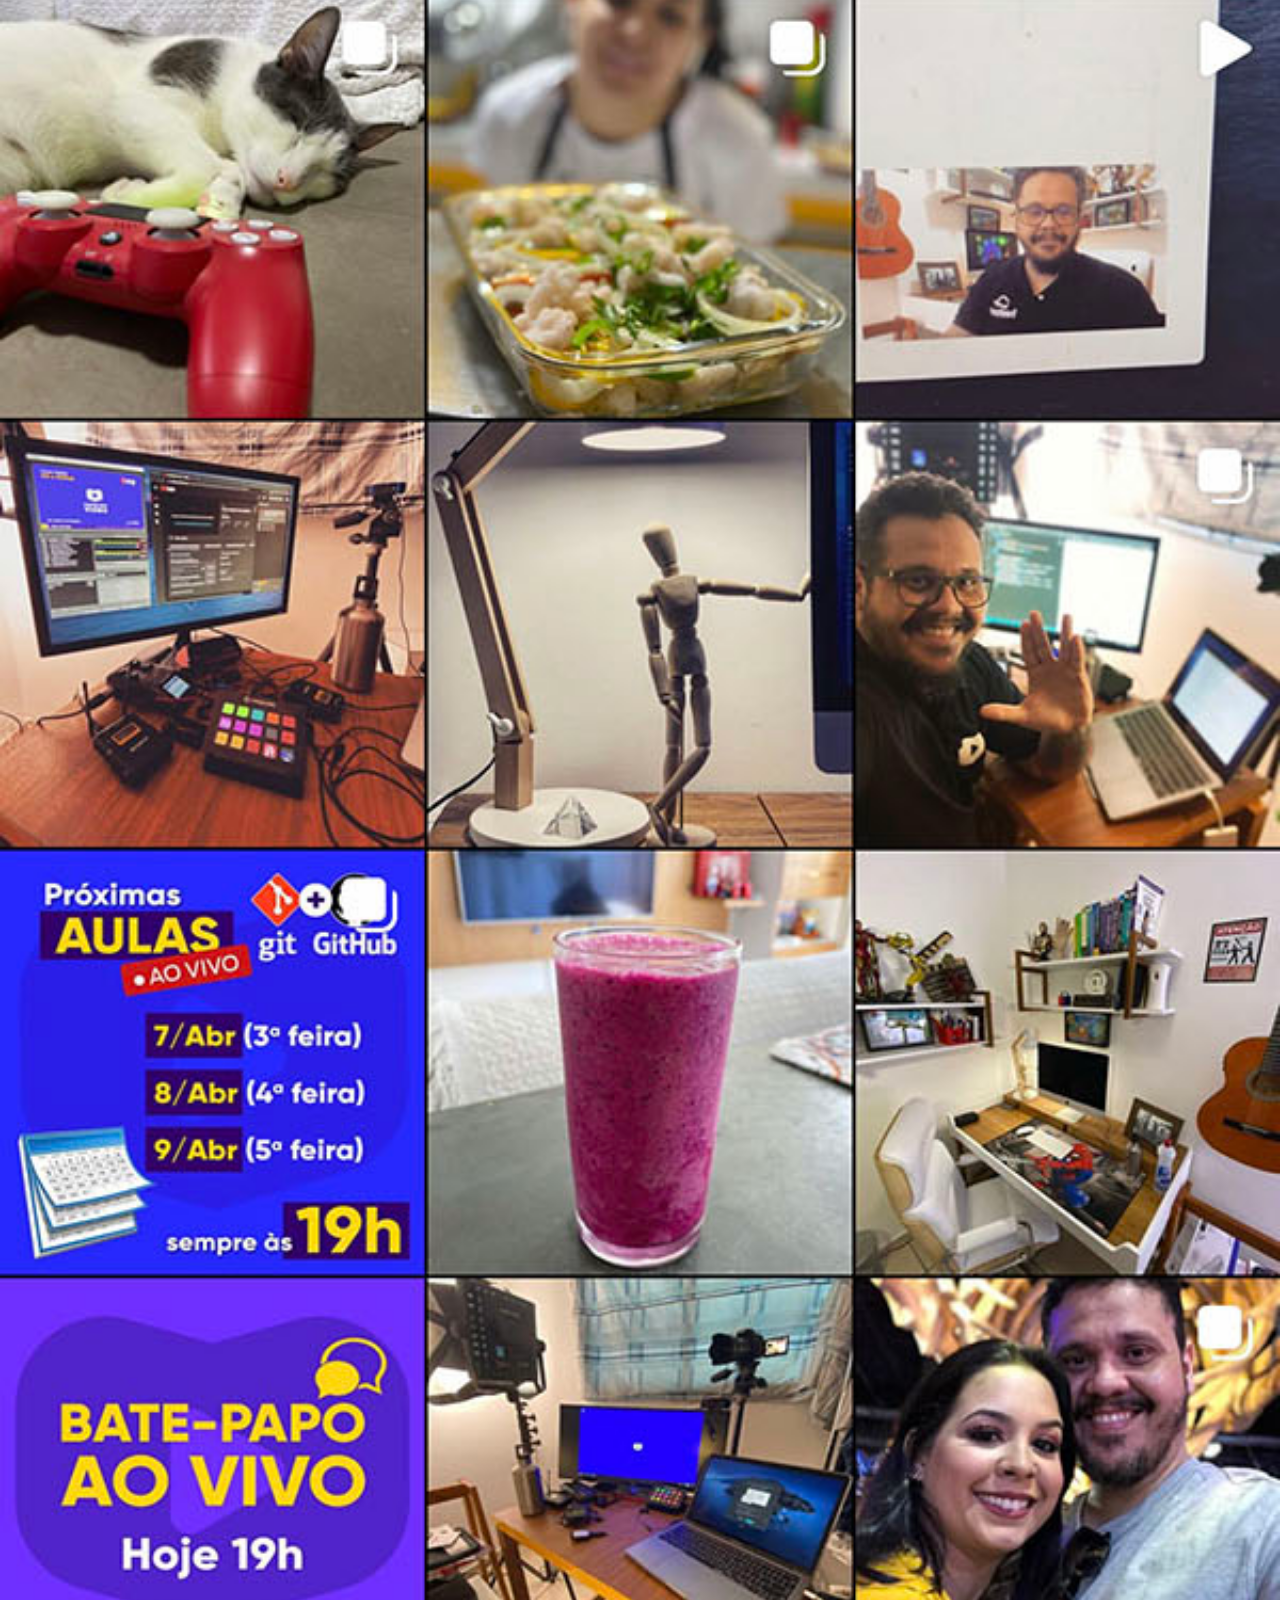
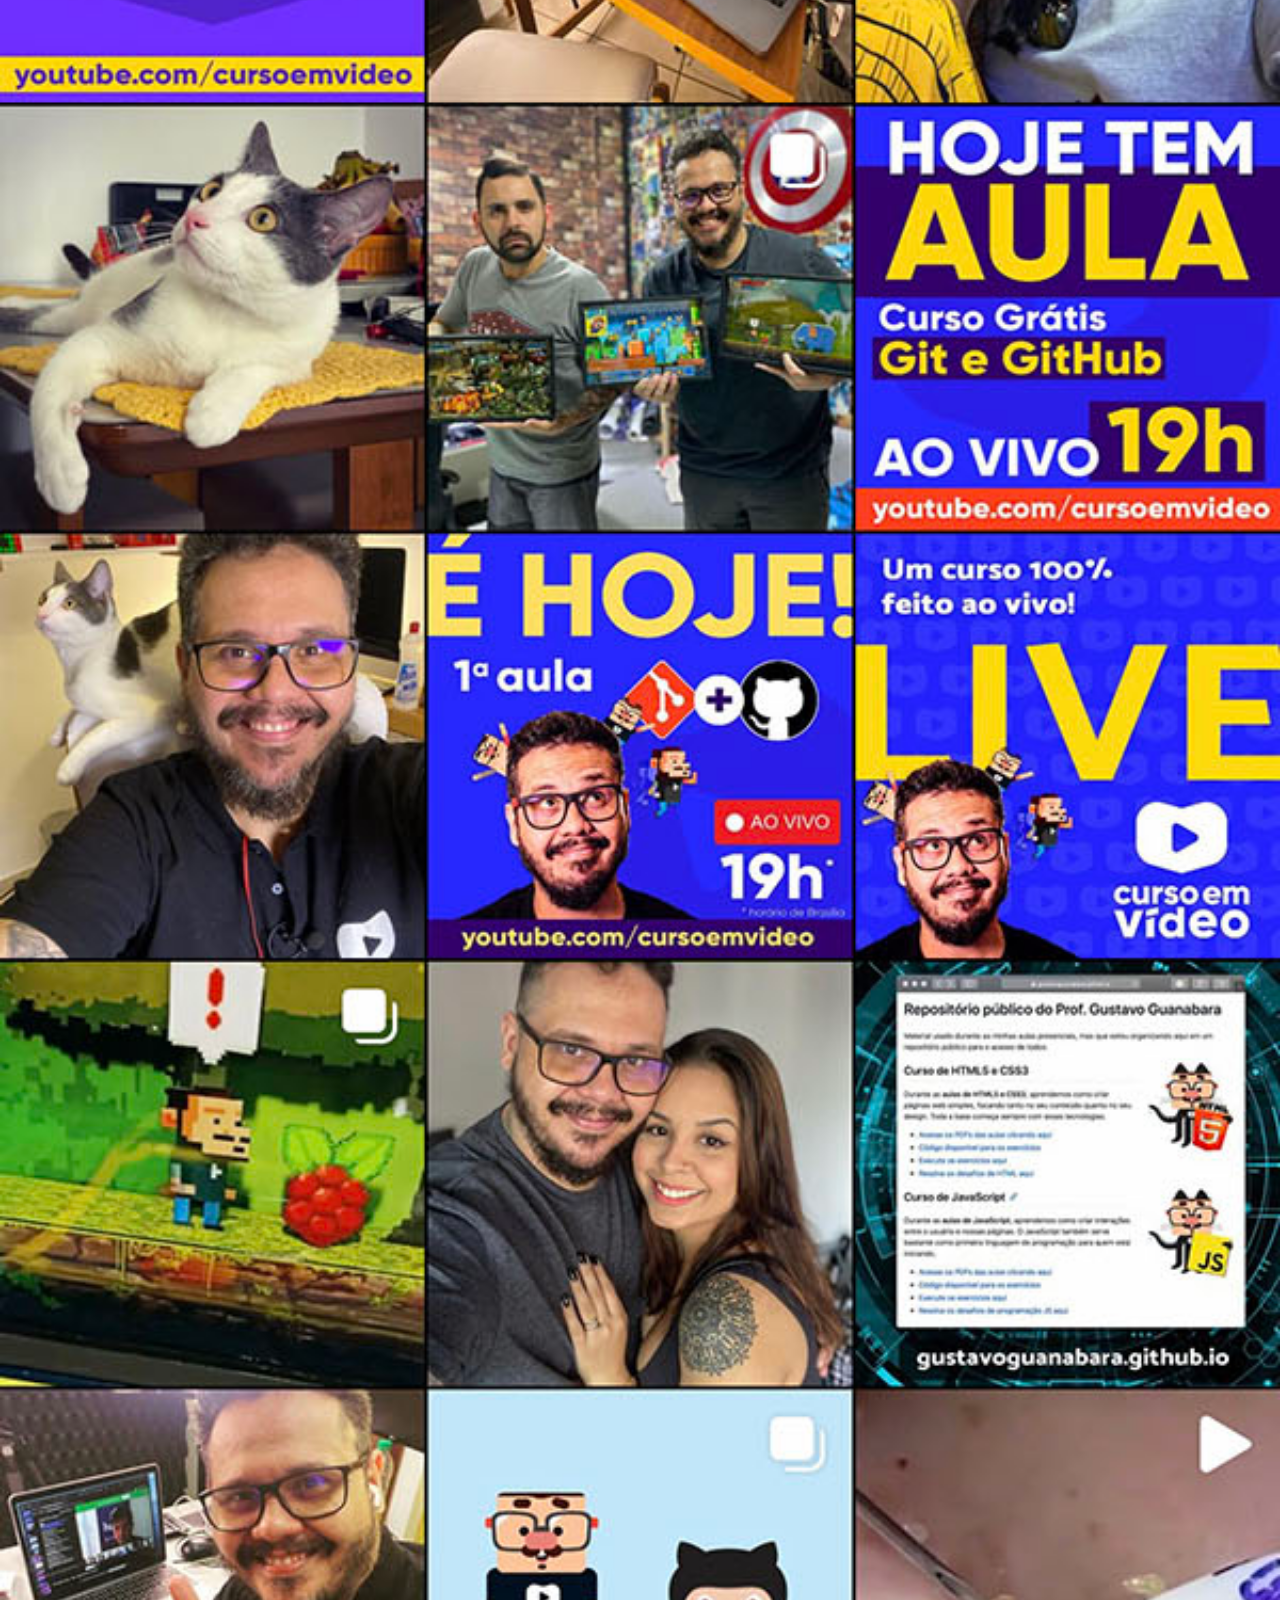
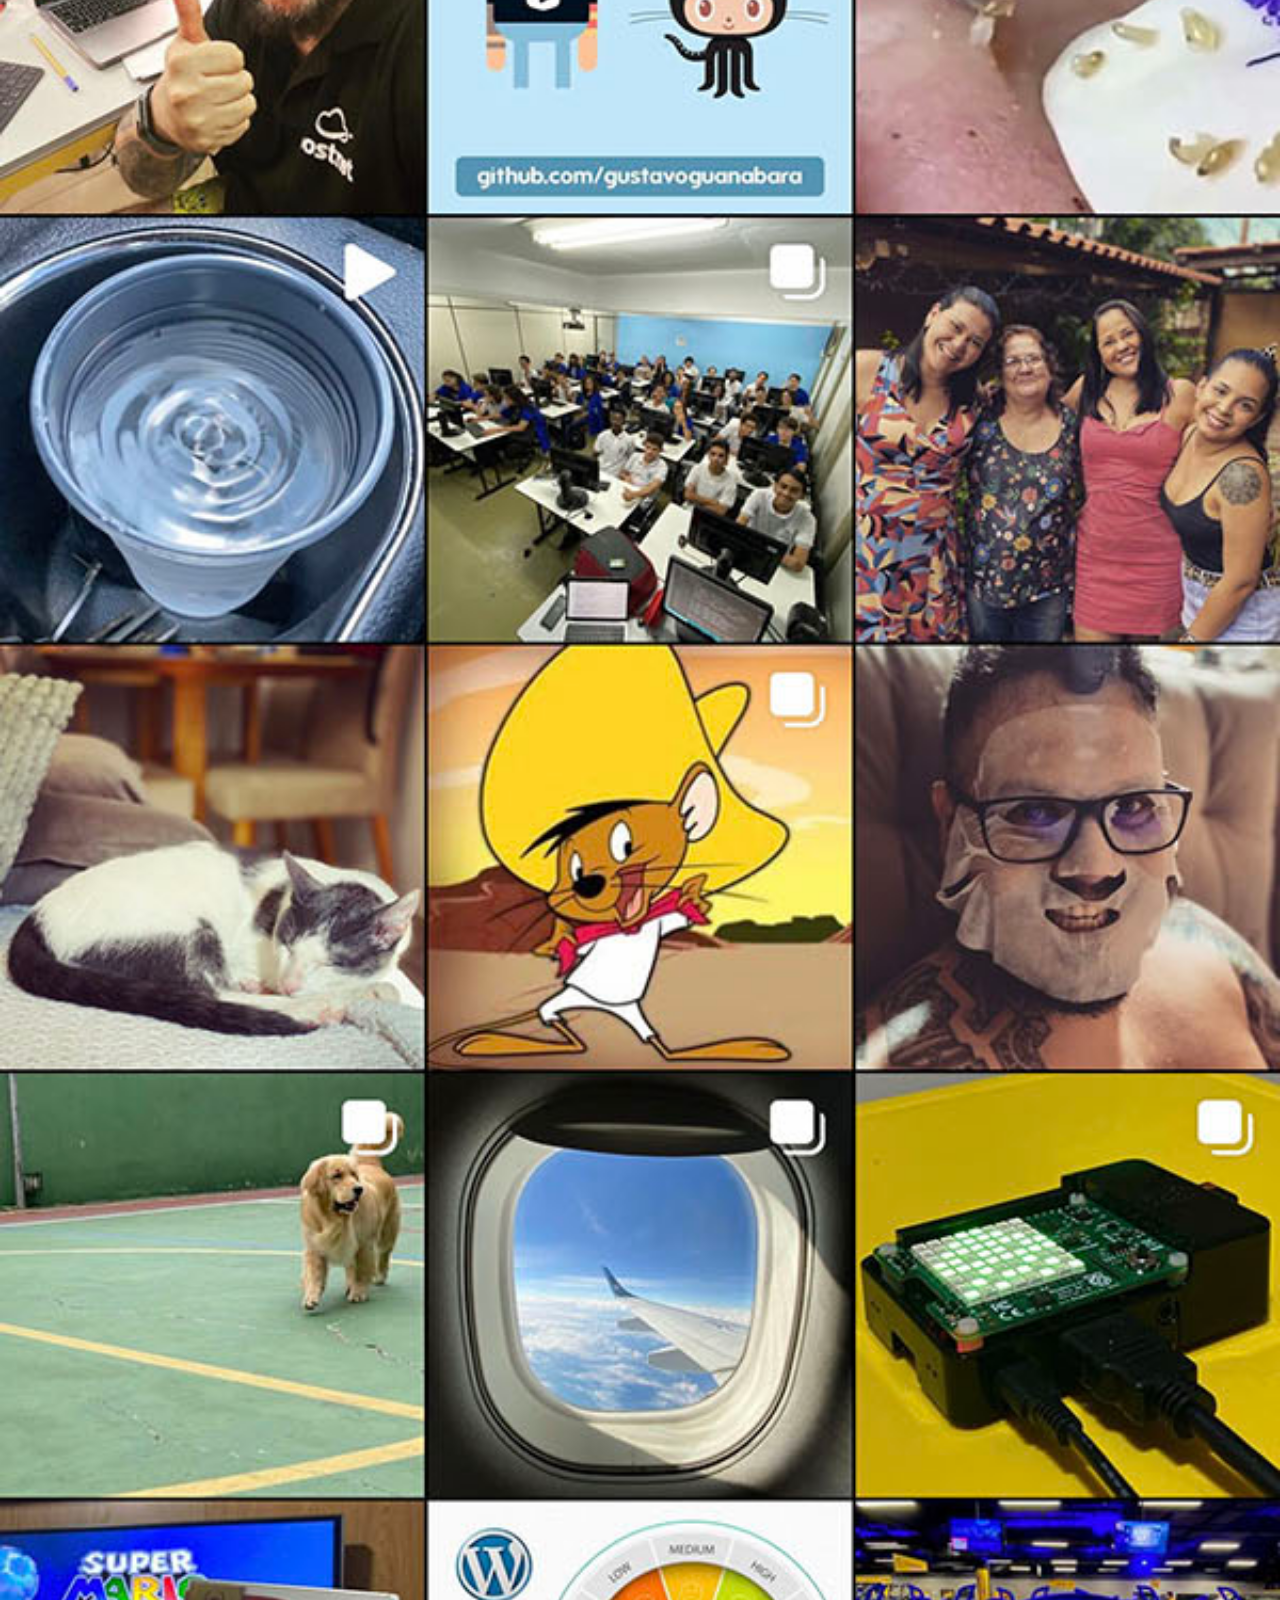
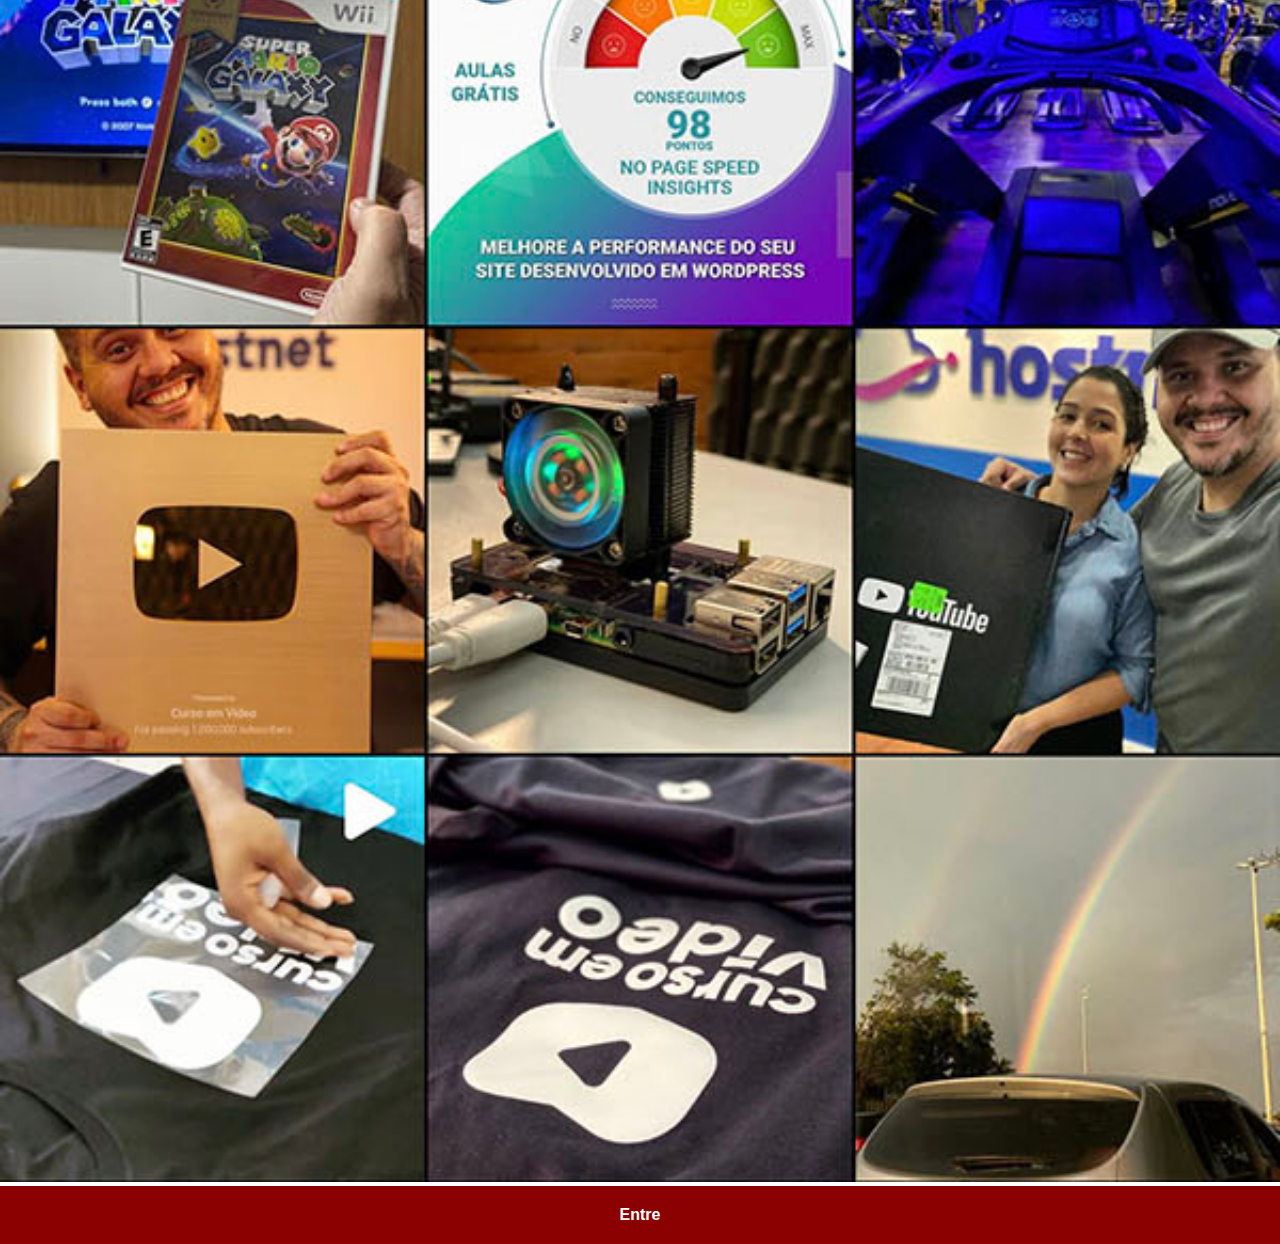
<file: instagram.html>
<!DOCTYPE html>
<html lang="pt-pt">
<head>
    <meta charset="UTF-8">
    <meta name="viewport" content="width=device-width, initial-scale=1.0">
    <title>Instagram</title>
    <link rel="stylesheet" href="/estilos/social.css">
   
</head>
<body>
    <img src="imagens/tela-instagram.jpg" alt="Instagram">
    <a href="https://www.instagram.com/" target="_blank">Entre</a>
</body>
</html>
</file>
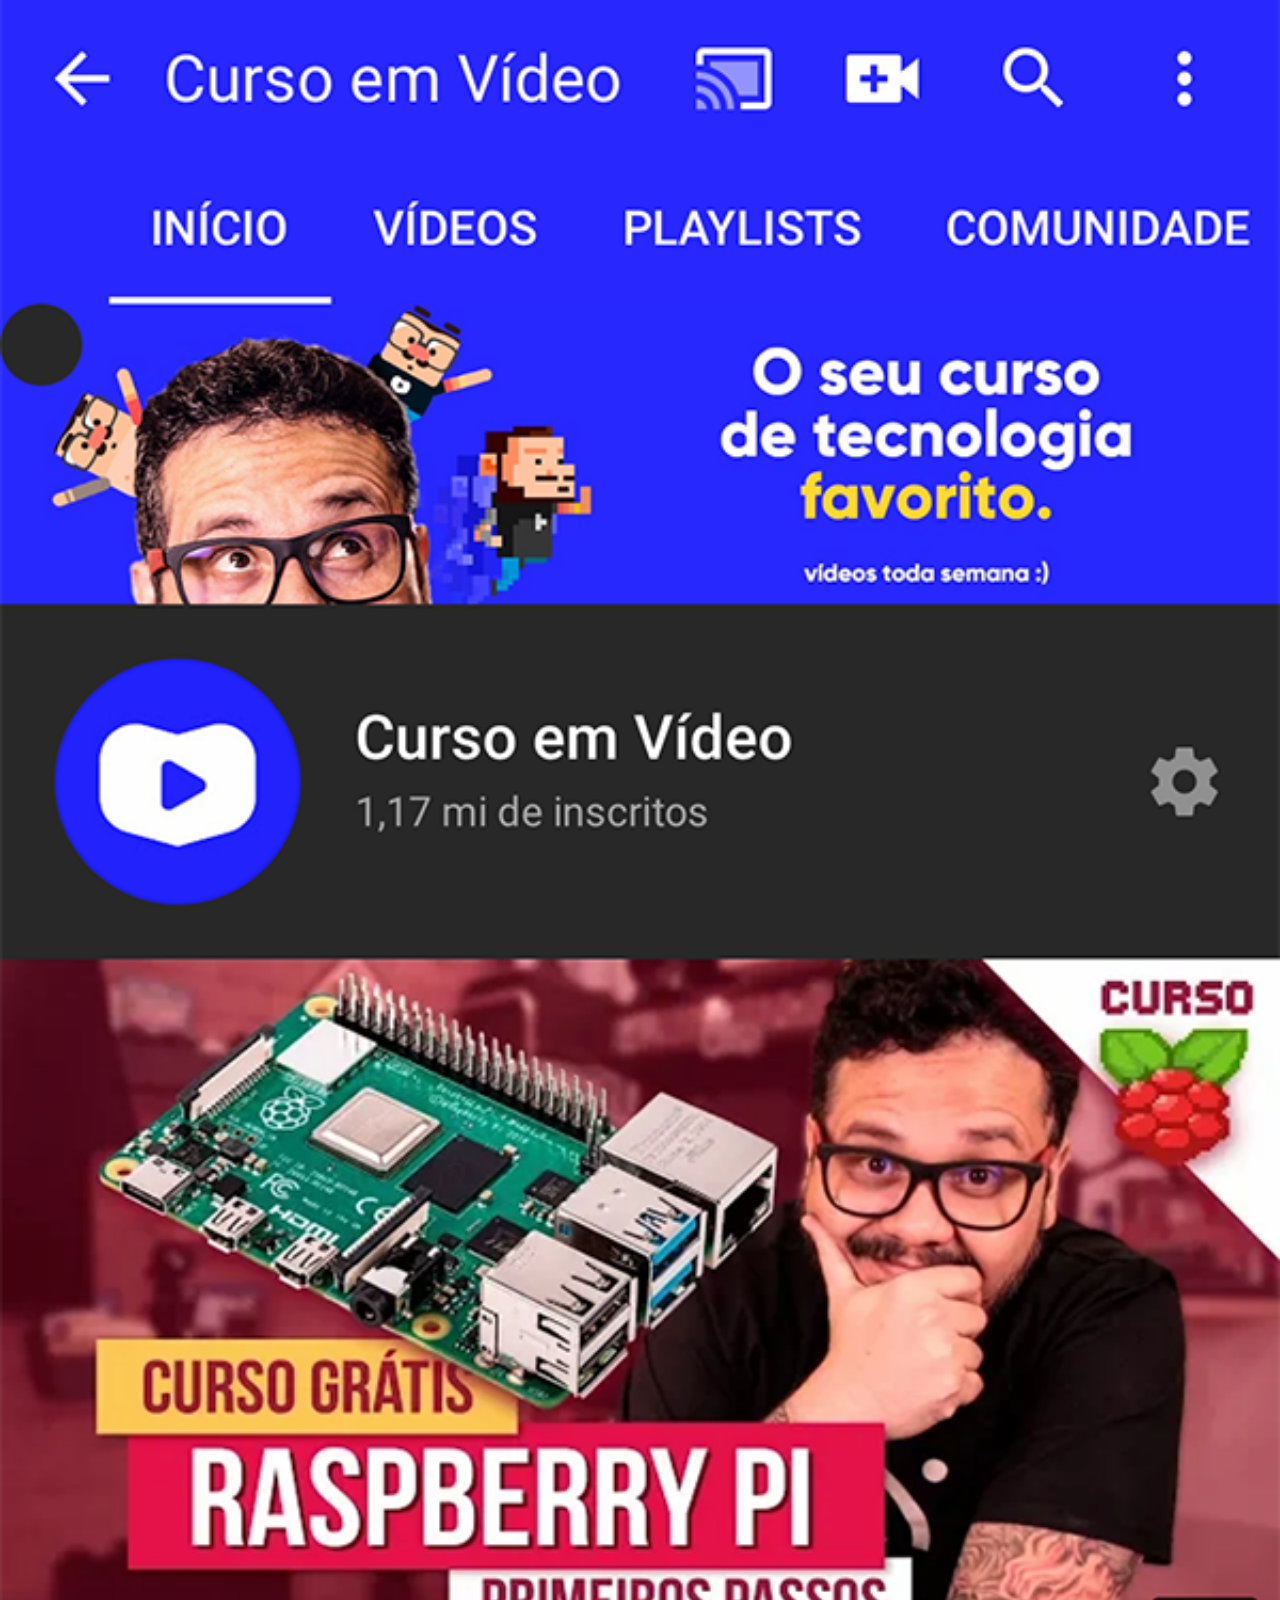
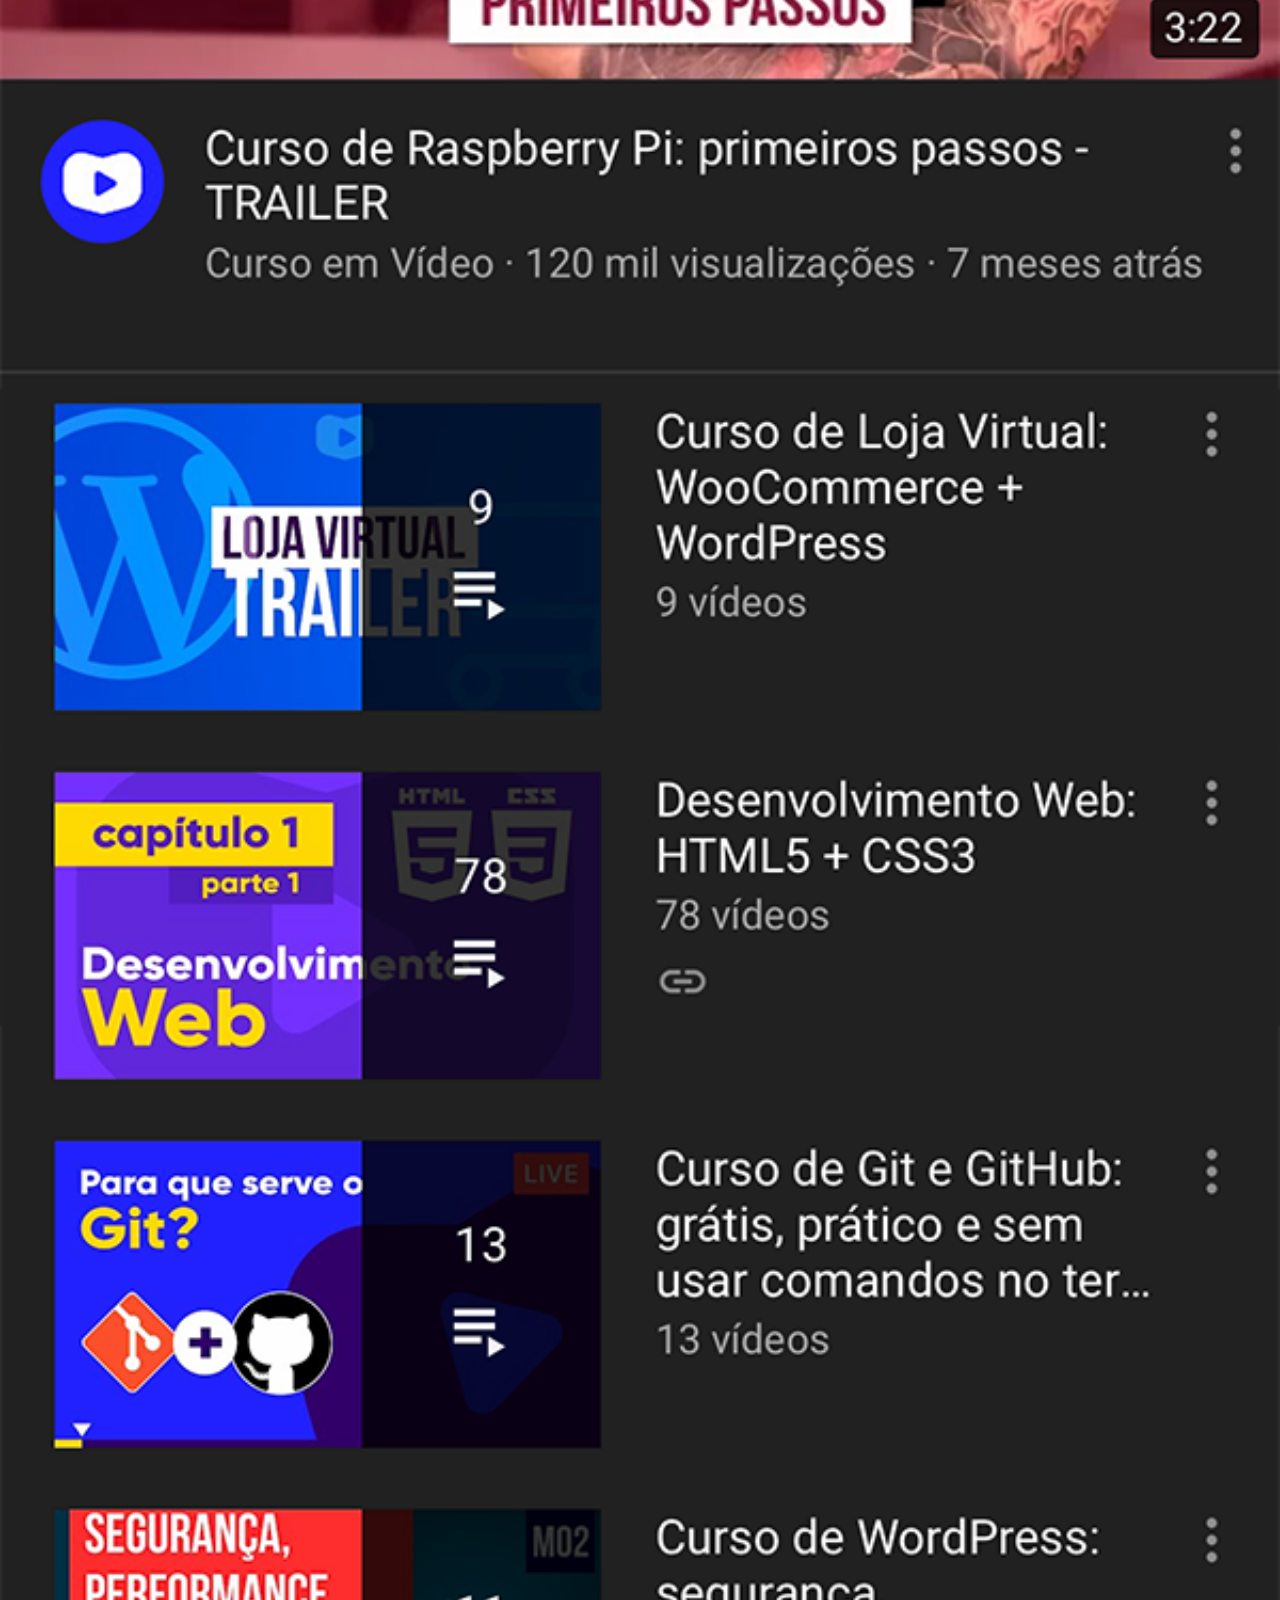
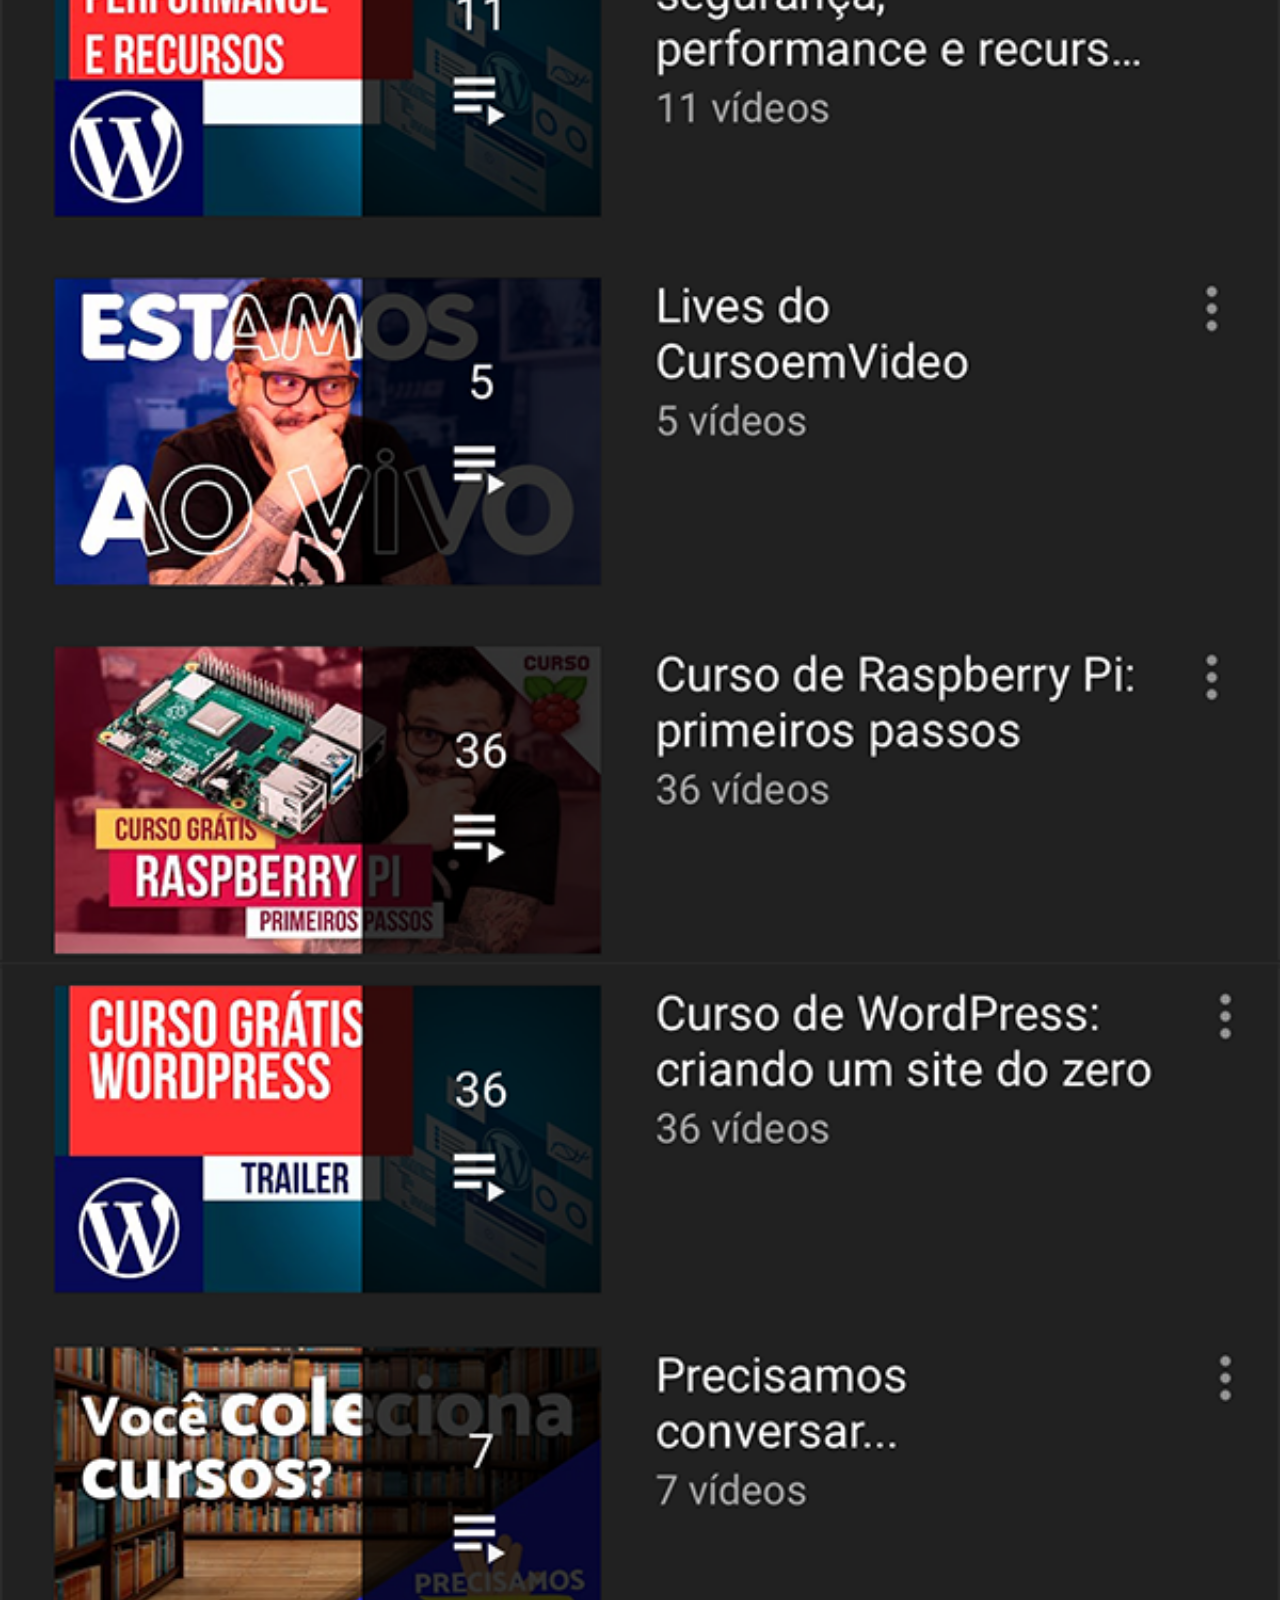
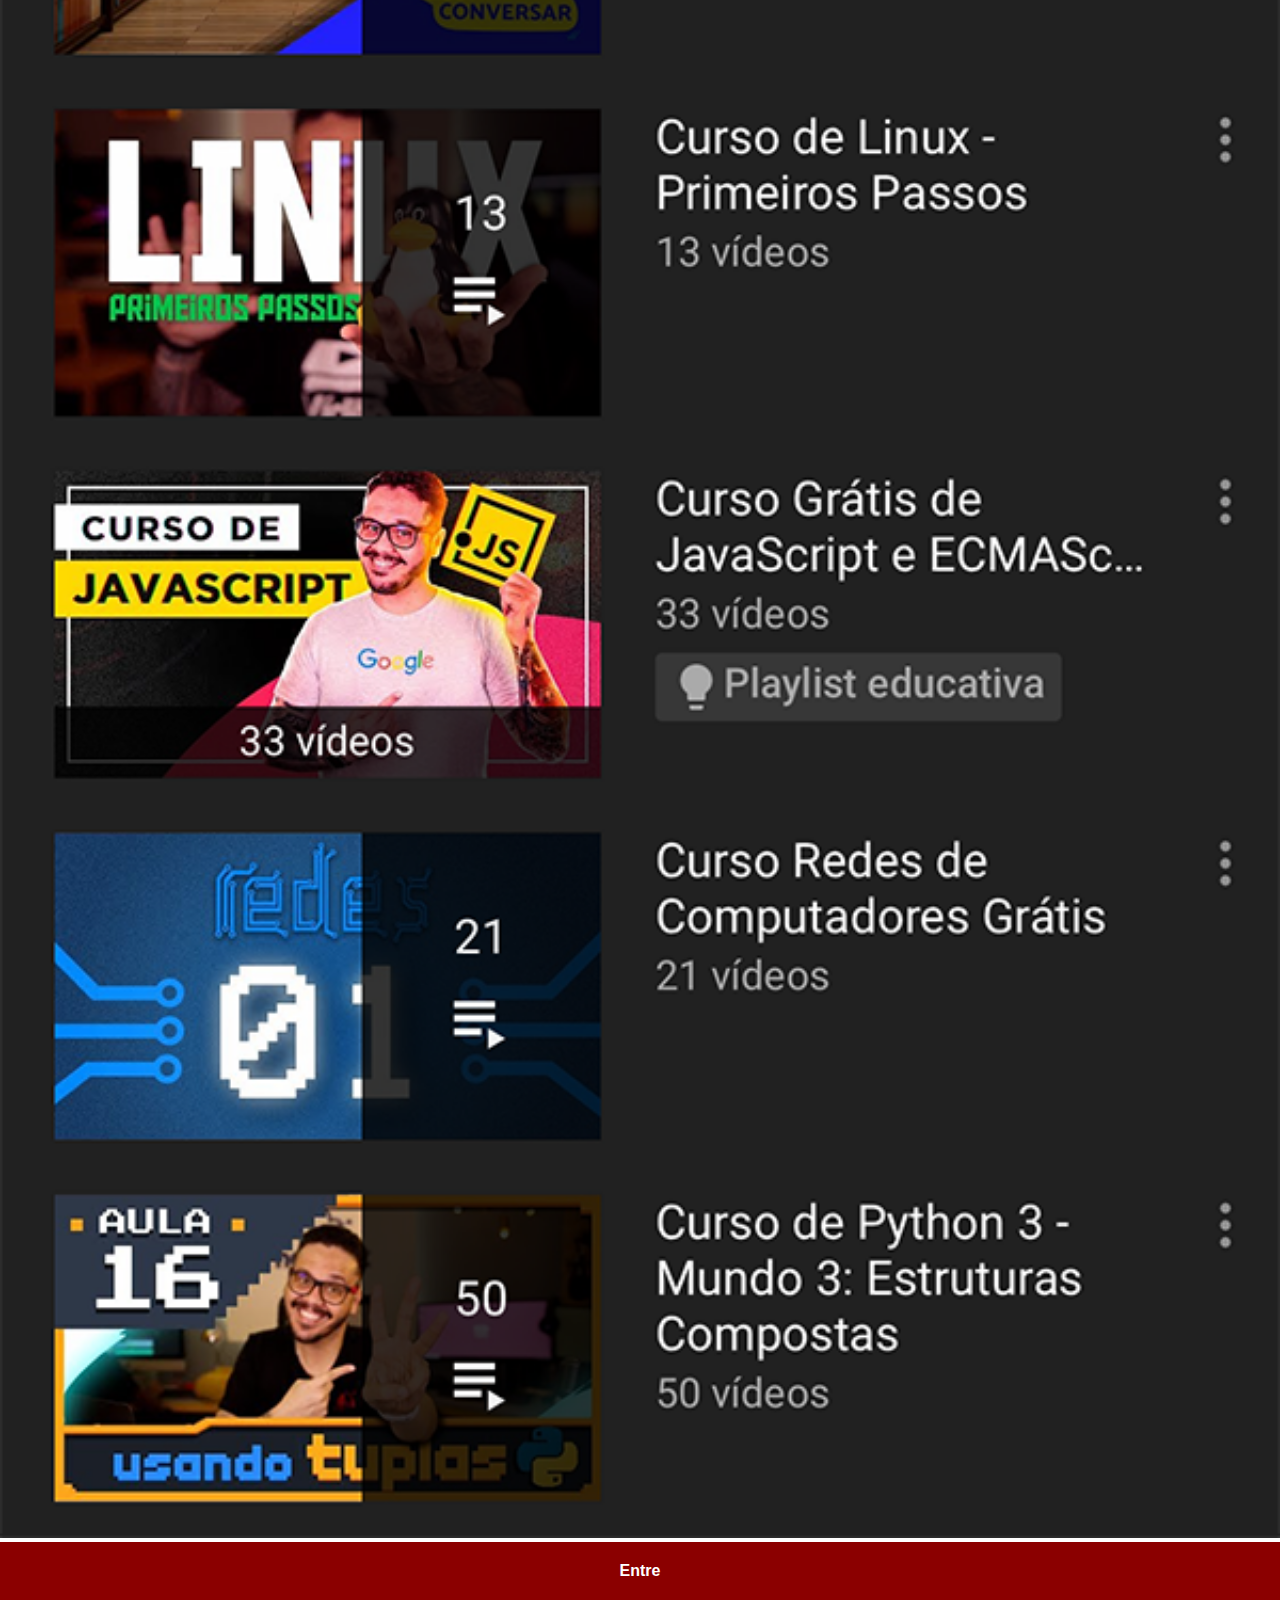
<file: youtube.html>
<!DOCTYPE html>
<html lang="pt-pt">
<head>
    <meta charset="UTF-8">
    <meta name="viewport" content="width=device-width, initial-scale=1.0">
    <title>YouTube</title>
    <link rel="stylesheet" href="/estilos/social.css">
   
</head>
<body>
    <img src="imagens/tela-youtube.png" alt="YouTube">
    <a href="https://www.youtube.com/watch?v=ar5UB2MxraE" target="_blank">Entre</a>
</body>
</html>
</file>
<file: estilos/style.css>
@charset "UTF-8";

* {
    margin: 0px;
    padding: 0px;
    font-family: Arial, Helvetica, sans-serif;
}

html, body {
    height: 100vh;
    width: 100vw;
    background-color: black;
}

body {
    background: url(../imagens/fundo-madeira.jpg) no-repeat top center;
    background-size: cover;
    background-attachment: fixed;
}

main {
    height: 100vh;
    position: relative;
}

section#telemovel {
    height: 627px;
    width: 311px;
    position: absolute;
    top: 50%;
    left: 50%;
    transform: translate(-50%, -50%);
    background: url(../imagens/frame-iphone.png) no-repeat;
}

iframe#ecra {
    position: relative;
    top: 80px;
    left: 22px;
    width: 267px;
    height: 471px;
}

section#redes-sociais {
    text-align: right;
}

section#redes-sociais img {
    width: 50px;
    margin: 10px;
    border-radius: 50%;
    box-shadow: 2px 2px 5px black;
    box-sizing: border-box;
}

section#redes-sociais img:hover {
    border: 2px solid rgba(255, 255, 255, 0.575);
    transform: translate(-3px, -3px);
    box-shadow: 5px 5px 10px black;
    transition: transform 0.3s, border 0.7s;
}
</file>
<file: estilos/social.css>
@charset "UTF-8";

* {
    margin: 0px;
    padding: 0px;
    font-family: Arial, Helvetica, sans-serif;
}

::-webkit-scrollbar {
    width: 0px;
    height: 0px;
}

img {
    width: 100vw;
}

a {
    display: block;
    background-color: darkred;
    color: white;
    padding: 20px;
    text-align: center;
    font-weight: bolder;
    text-decoration: none;

}

a:hover {
    background-color: red;
}
</file>
